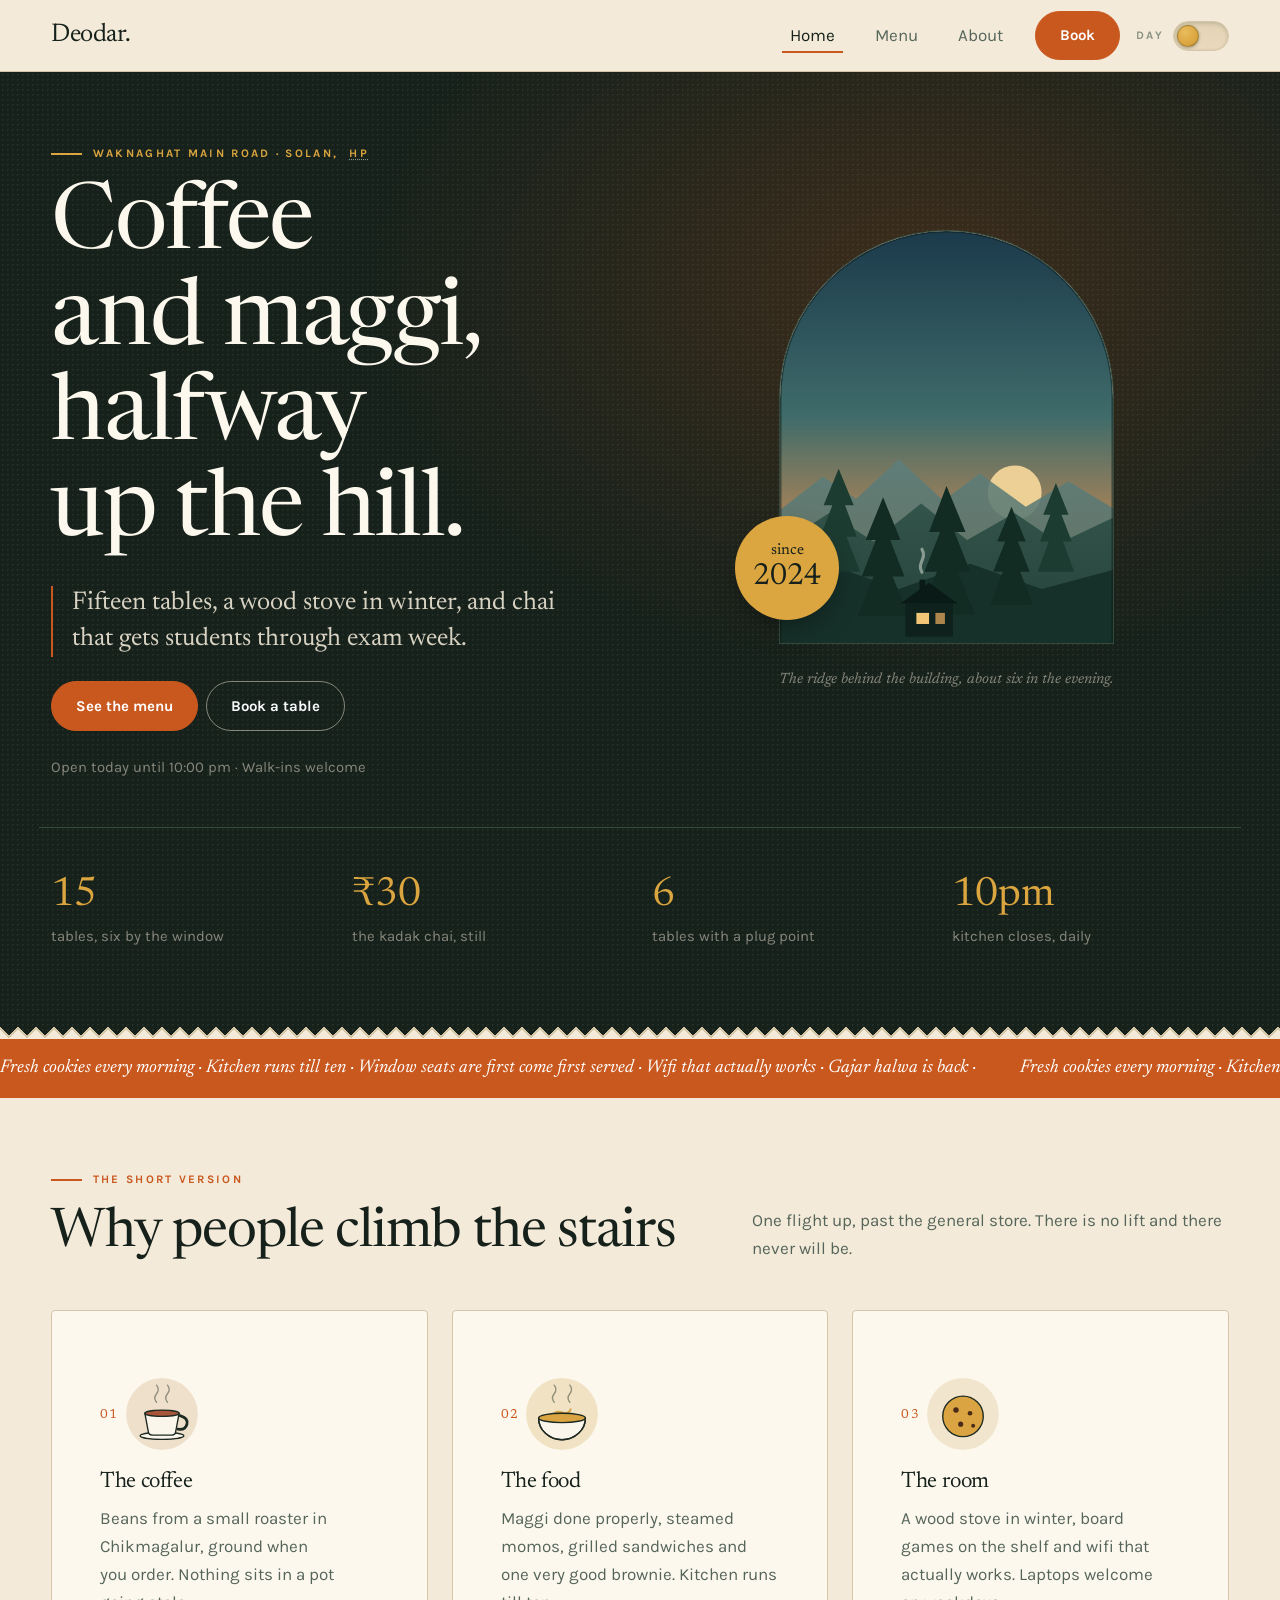
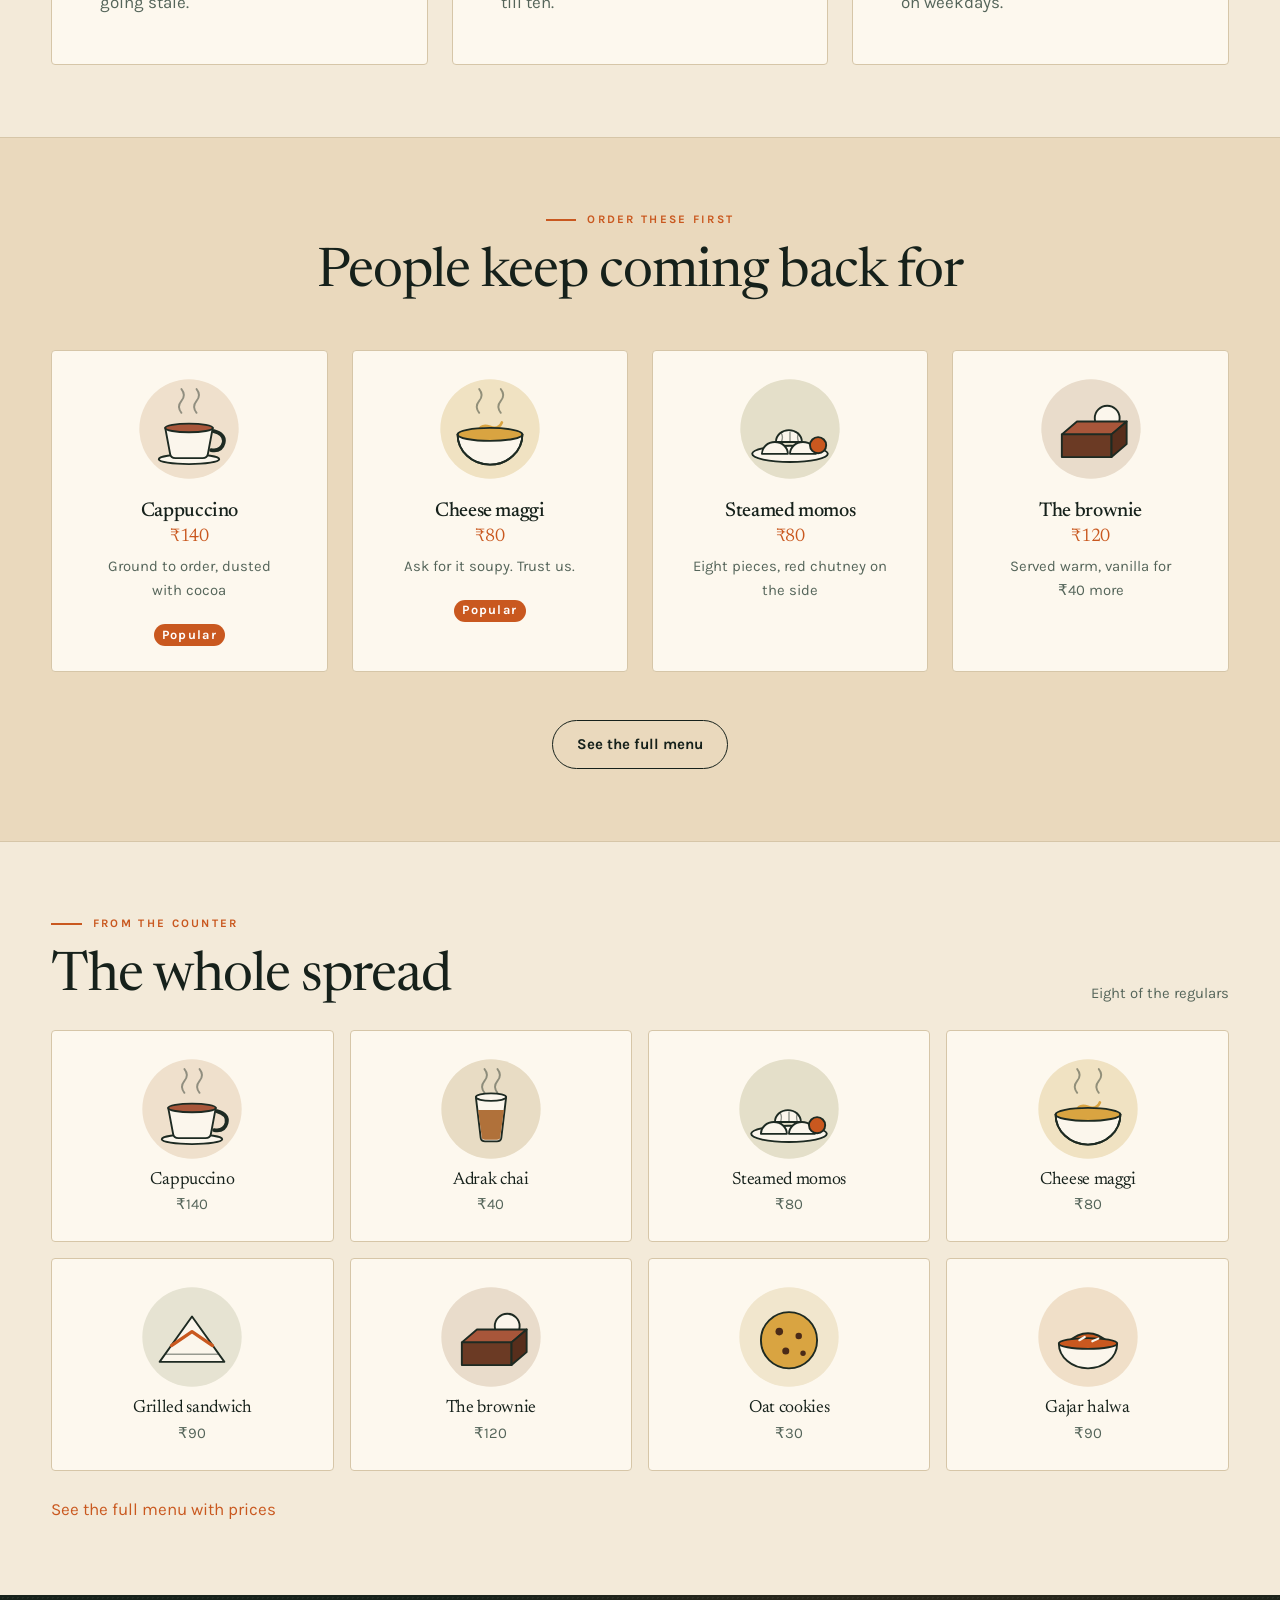
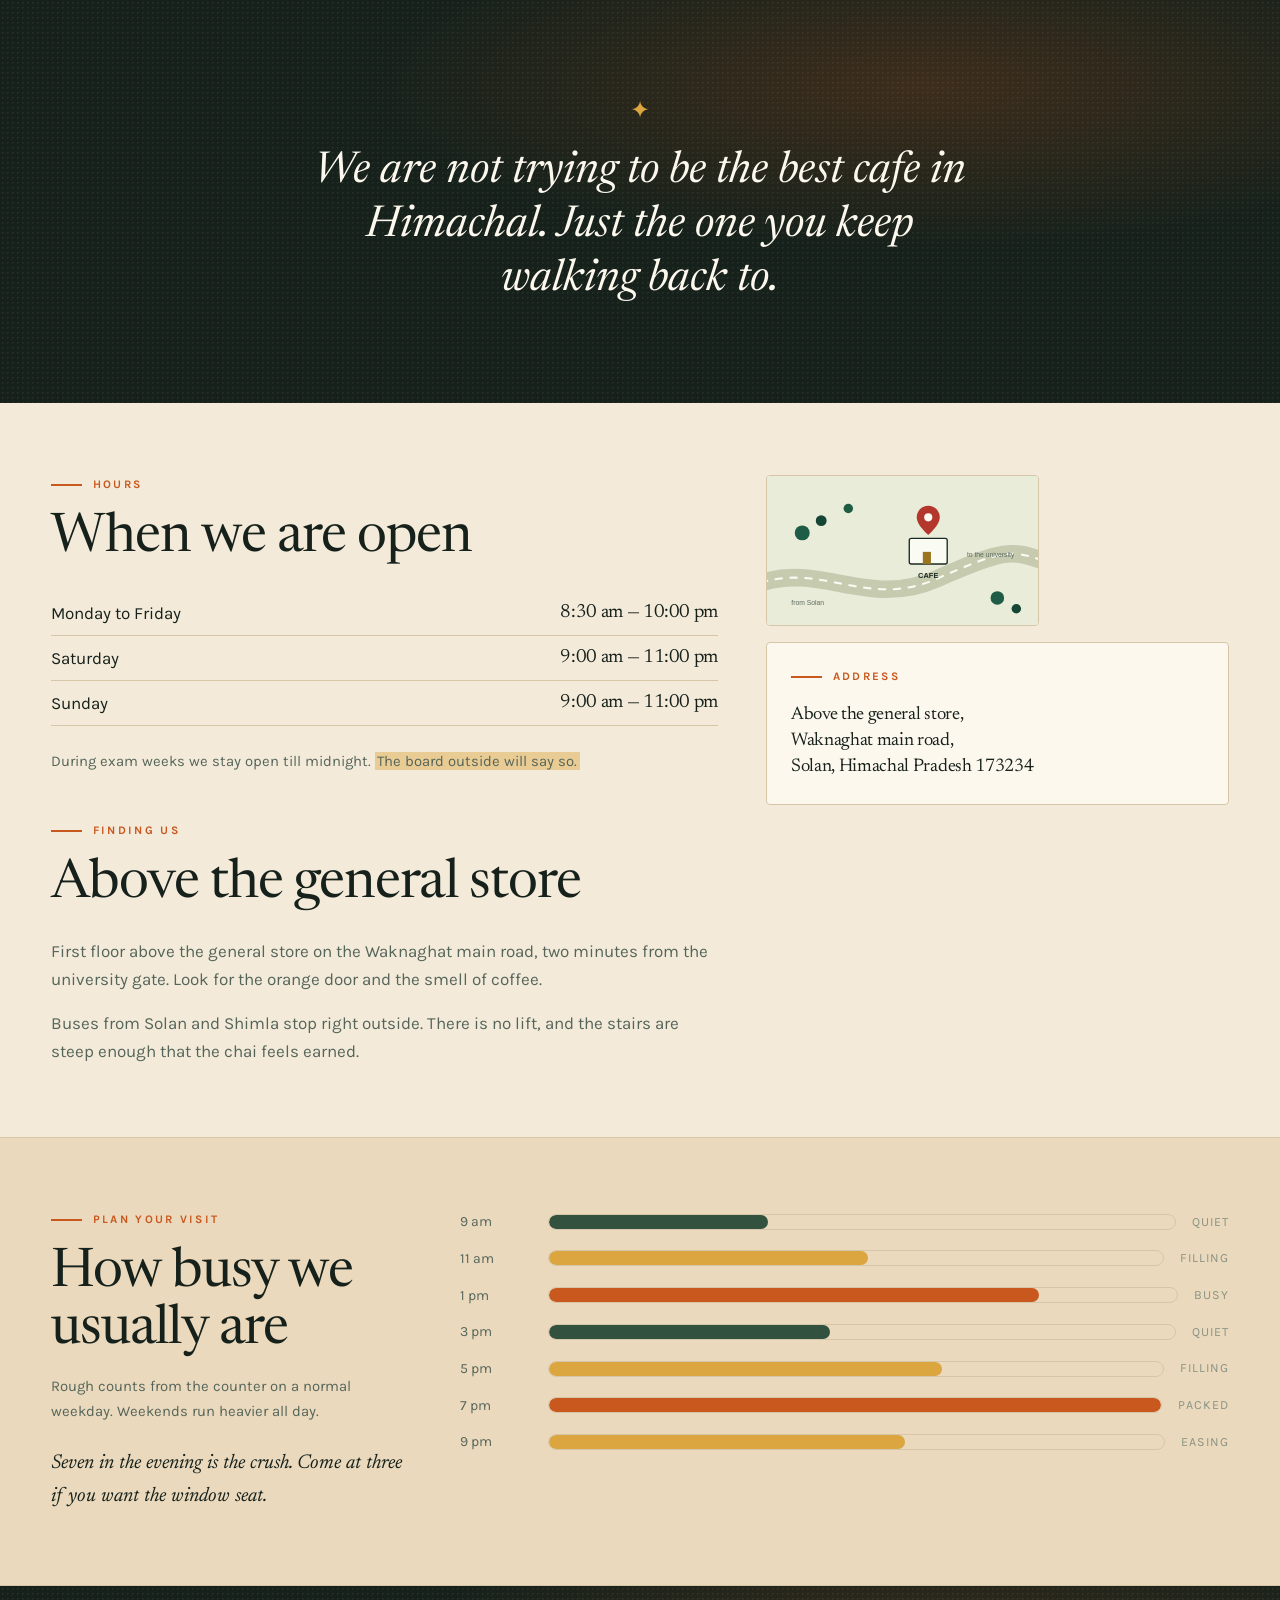
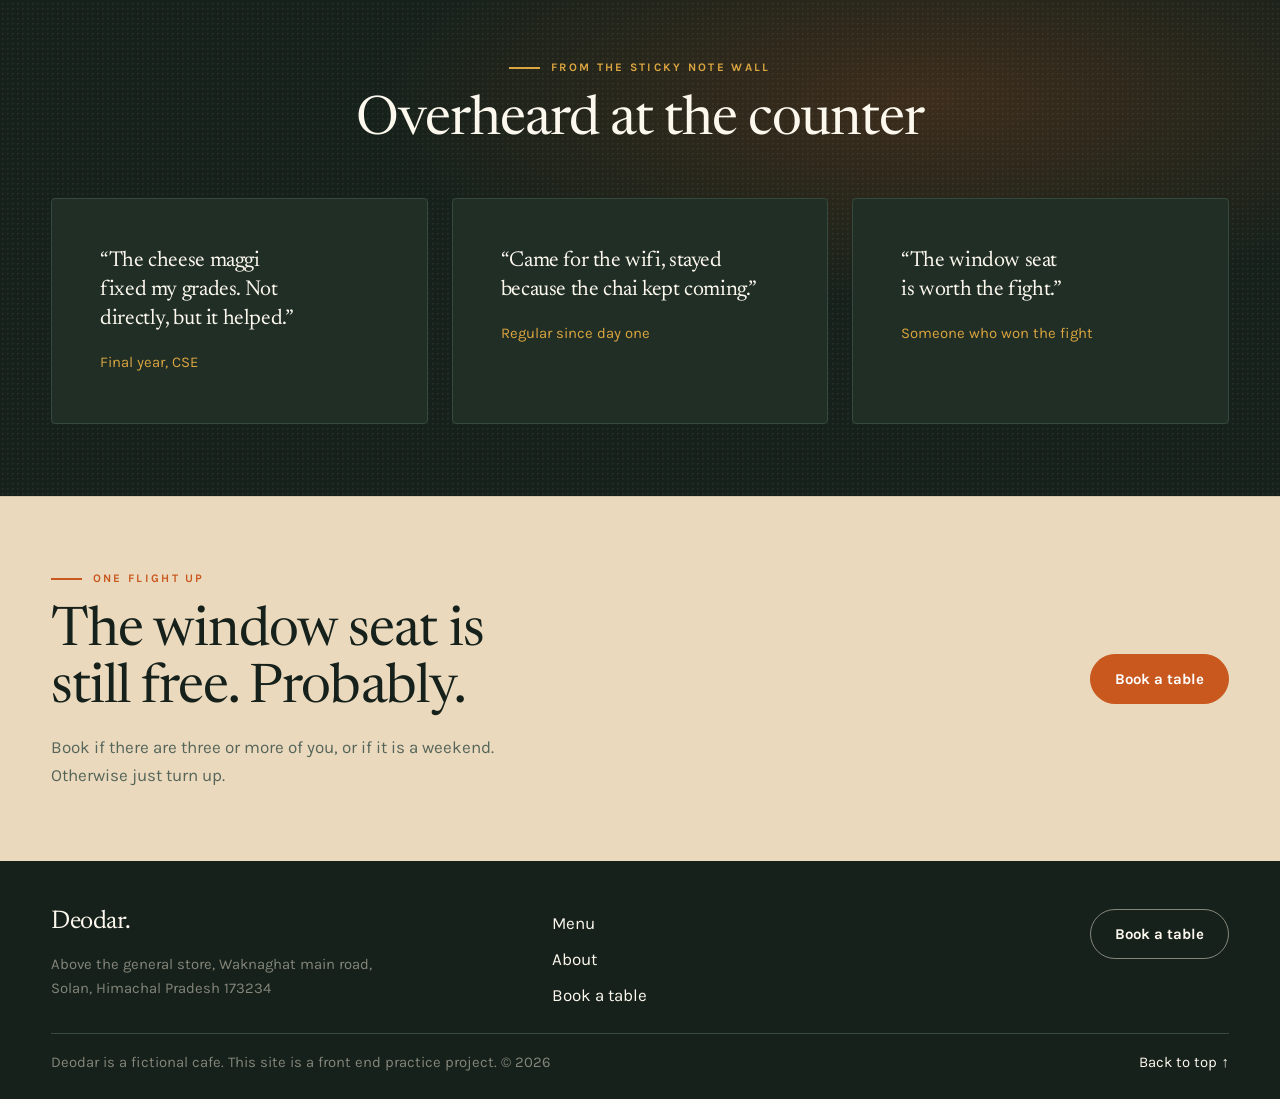
<file: index.html>
<!DOCTYPE html>
<html lang="en">
<head>
  <meta charset="UTF-8">
  <meta name="viewport" content="width=device-width, initial-scale=1.0">
  <meta name="theme-color" content="#f3ead9">
  <title>Deodar Cafe · Waknaghat</title>
  <meta name="description" content="Deodar Cafe, a small fictional cafe in Waknaghat, Solan. Coffee, chai, maggi and momos. Built with Bootstrap 5 CSS and no JavaScript.">

  <!-- Link preview card -->
  <meta property="og:type" content="website">
  <meta property="og:title" content="Deodar Cafe · Waknaghat">
  <meta property="og:description" content="A small fictional cafe in Waknaghat, Solan. Coffee, chai, maggi and momos.">
  <meta property="og:image" content="https://saumilcodes.github.io/deodar-cafe/images/card.png">
  <meta property="og:image:width" content="1200">
  <meta property="og:image:height" content="630">
  <meta property="og:image:alt" content="Deodar trees and Himalayan ridges at dusk, beside the name Deodar Cafe.">
  <meta property="og:url" content="https://saumilcodes.github.io/deodar-cafe/">
  <meta name="twitter:card" content="summary_large_image">
  <link rel="icon" type="image/svg+xml" href="images/favicon.svg">
  <link rel="preconnect" href="https://fonts.googleapis.com">
  <link rel="preconnect" href="https://fonts.gstatic.com" crossorigin>
  <link href="https://fonts.googleapis.com/css2?family=Karla:wght@400;600;700&family=Newsreader:ital,opsz,wght@0,6..72,300;0,6..72,400;0,6..72,500;1,6..72,400&display=swap" rel="stylesheet">
  <link href="https://cdn.jsdelivr.net/npm/bootstrap@5.3.3/dist/css/bootstrap.min.css" rel="stylesheet">
  <link rel="stylesheet" href="theme.css">
</head>
<body id="top">

<!-- Theme anchors. A link to #dusk targets the second one, which flips every
     token in theme.css. #day un-targets it. No JavaScript involved. -->
<i class="theme-anchor" id="day"></i>
<i class="theme-anchor" id="dusk"></i>

<div class="page">

<a class="skip" href="#main">Skip to content</a>

<nav class="navbar navbar-expand site-nav sticky-top" aria-label="Primary">
  <div class="container-xxl">
    <a class="navbar-brand brand t-light-inline" href="index.html">Deodar.</a>
    <a class="navbar-brand brand t-dark-inline" href="index.html#dusk">Deodar.</a>

    <ul class="navbar-nav flex-row align-items-center gap-3 gap-md-4 ms-auto t-light-flex">
      <li class="nav-item"><a class="nav-link active" aria-current="page" href="index.html">Home</a></li>
      <li class="nav-item"><a class="nav-link" href="menu.html">Menu</a></li>
      <li class="nav-item"><a class="nav-link" href="about.html">About</a></li>
      <li class="nav-item"><a class="btn btn-primary btn-sm" href="book.html">Book</a></li>
    </ul>

    <ul class="navbar-nav flex-row align-items-center gap-3 gap-md-4 ms-auto t-dark-flex">
      <li class="nav-item"><a class="nav-link active" aria-current="page" href="index.html#dusk">Home</a></li>
      <li class="nav-item"><a class="nav-link" href="menu.html#dusk">Menu</a></li>
      <li class="nav-item"><a class="nav-link" href="about.html#dusk">About</a></li>
      <li class="nav-item"><a class="btn btn-primary btn-sm" href="book.html#dusk">Book</a></li>
    </ul>
      <span class="mode-switch ms-3" title="Day / dusk theme">
        <span class="mode-label t-light-inline">Day</span>
        <span class="mode-label t-dark-inline">Dusk</span>
        <span class="switch-track" aria-hidden="true"><span class="switch-knob"></span></span>
        <a class="switch-hit t-light-inline" href="#dusk" aria-label="Switch to the dusk theme"></a>
        <a class="switch-hit t-dark-inline" href="#day" aria-label="Switch to the day theme"></a>
      </span>
  </div>
</nav>

<main id="main">

  <!-- Hero ---------------------------------------------------------------- -->
  <section class="bg-dark-pine pt-5 pb-0">
    <div class="container-xxl py-lg-4">
      <div class="row align-items-center g-5">
        <div class="col-lg-6">
          <p class="eyebrow">Waknaghat main road · Solan, <abbr title="Himachal Pradesh">HP</abbr></p>
          <h1 class="mb-4">Coffee and maggi, halfway up the hill.</h1>
          <p class="lede text-light-soft mb-4">Fifteen tables, a wood stove in winter, and chai that gets students through exam week.</p>
          <div class="d-flex flex-wrap gap-2 mb-4">
            <a class="btn btn-primary t-light-inline" href="menu.html">See the menu</a>
            <a class="btn btn-primary t-dark-inline" href="menu.html#dusk">See the menu</a>
            <a class="btn btn-outline-light t-light-inline" href="book.html">Book a table</a>
            <a class="btn btn-outline-light t-dark-inline" href="book.html#dusk">Book a table</a>
          </div>
          <p class="small text-light-faint mb-0">Open today until <time datetime="22:00">10:00 pm</time> · Walk-ins welcome</p>
        </div>

        <div class="col-lg-6">
          <figure class="text-center mb-0">
            <span class="position-relative d-inline-block">
              <img class="arch-img drift" src="images/ridge.svg" alt="Deodar trees and Himalayan ridges at dusk, with the lit window of the cafe" width="121" height="150">
              <span class="seal position-absolute d-none d-sm-grid" style="bottom:1.5rem;left:-2.75rem" aria-hidden="true">
                <span>since</span><b>2024</b>
              </span>
            </span>
            <figcaption class="mt-4 mb-0 serif-italic small text-light-faint">The ridge behind the building, about six in the evening.</figcaption>
          </figure>
        </div>
      </div>

      <div class="row row-cols-2 row-cols-lg-4 g-4 border-top mt-5 pt-4" style="border-color:var(--line-deep) !important">
        <div class="col"><span class="numeral d-block mb-1" style="font-size:clamp(1.9rem,1.4rem + 1.4vw,2.6rem)">15</span><span class="small text-light-faint">tables, six by the window</span></div>
        <div class="col"><span class="numeral d-block mb-1" style="font-size:clamp(1.9rem,1.4rem + 1.4vw,2.6rem)">₹30</span><span class="small text-light-faint">the kadak chai, still</span></div>
        <div class="col"><span class="numeral d-block mb-1" style="font-size:clamp(1.9rem,1.4rem + 1.4vw,2.6rem)">6</span><span class="small text-light-faint">tables with a plug point</span></div>
        <div class="col"><span class="numeral d-block mb-1" style="font-size:clamp(1.9rem,1.4rem + 1.4vw,2.6rem)">10pm</span><span class="small text-light-faint">kitchen closes, daily</span></div>
      </div>
      <div class="pt-5"></div>
    </div>
    <div class="ridge-edge"></div>
  </section>

  <!-- Ticker -------------------------------------------------------------- -->
  <div class="ticker" aria-hidden="true">
    <div class="ticker__track">
      <p>Fresh cookies every morning · Kitchen runs till ten · Window seats are first come first served · Wifi that actually works · Gajar halwa is back ·&nbsp;</p>
      <p>Fresh cookies every morning · Kitchen runs till ten · Window seats are first come first served · Wifi that actually works · Gajar halwa is back ·&nbsp;</p>
      <p>Fresh cookies every morning · Kitchen runs till ten · Window seats are first come first served · Wifi that actually works · Gajar halwa is back ·&nbsp;</p>
      <p>Fresh cookies every morning · Kitchen runs till ten · Window seats are first come first served · Wifi that actually works · Gajar halwa is back ·&nbsp;</p>
    </div>
  </div>

  <!-- Three reasons ------------------------------------------------------- -->
  <section class="py-5">
    <div class="container-xxl py-lg-4">
      <div class="row align-items-end g-4 mb-5">
        <div class="col-lg-7">
          <p class="eyebrow">The short version</p>
          <h2 class="mb-0">Why people climb the stairs</h2>
        </div>
        <div class="col-lg-5">
          <p class="text-soft mb-0">One flight up, past the general store. There is no lift and there never will be.</p>
        </div>
      </div>

      <div class="row row-cols-1 row-cols-md-3 g-4">
        <div class="col"><div class="card card-lift h-100"><div class="card-body p-4 p-xl-5">
          <span class="counter-index">01</span>
          <img class="illo-md my-3" src="images/coffee-cup.svg" alt="" width="200" height="200">
          <h3 class="mb-2">The coffee</h3>
          <p class="text-soft mb-0">Beans from a small roaster in Chikmagalur, ground when you order. Nothing sits in a pot going stale.</p>
        </div></div></div>
        <div class="col"><div class="card card-lift h-100"><div class="card-body p-4 p-xl-5">
          <span class="counter-index">02</span>
          <img class="illo-md my-3" src="images/maggi-bowl.svg" alt="" width="200" height="200">
          <h3 class="mb-2">The food</h3>
          <p class="text-soft mb-0">Maggi done properly, steamed momos, grilled sandwiches and one very good brownie. Kitchen runs till ten.</p>
        </div></div></div>
        <div class="col"><div class="card card-lift h-100"><div class="card-body p-4 p-xl-5">
          <span class="counter-index">03</span>
          <img class="illo-md my-3" src="images/cookie.svg" alt="" width="200" height="200">
          <h3 class="mb-2">The room</h3>
          <p class="text-soft mb-0">A wood stove in winter, board games on the shelf and wifi that actually works. Laptops welcome on weekdays.</p>
        </div></div></div>
      </div>
    </div>
  </section>

  <!-- Signature dishes ---------------------------------------------------- -->
  <section class="py-5 bg-warm border-top border-bottom">
    <div class="container-xxl py-lg-4">
      <p class="eyebrow eyebrow-center">Order these first</p>
      <h2 class="text-center mb-5">People keep coming back for</h2>

      <div class="row row-cols-2 row-cols-lg-4 g-4">
        <div class="col"><div class="card card-lift h-100 text-center"><div class="card-body p-4">
          <img class="illo-lg mx-auto mb-3" src="images/coffee-cup.svg" alt="Drawing of a cappuccino" width="200" height="200">
          <h3 class="h5 mb-1">Cappuccino</h3>
          <p class="serif mb-2" style="color:var(--orange);font-size:1.15rem">₹140</p>
          <p class="small text-soft mb-3">Ground to order, dusted with cocoa</p>
          <span class="badge badge-pop">Popular</span>
        </div></div></div>
        <div class="col"><div class="card card-lift h-100 text-center"><div class="card-body p-4">
          <img class="illo-lg mx-auto mb-3" src="images/maggi-bowl.svg" alt="Drawing of a bowl of maggi" width="200" height="200">
          <h3 class="h5 mb-1">Cheese maggi</h3>
          <p class="serif mb-2" style="color:var(--orange);font-size:1.15rem">₹80</p>
          <p class="small text-soft mb-3">Ask for it soupy. Trust us.</p>
          <span class="badge badge-pop">Popular</span>
        </div></div></div>
        <div class="col"><div class="card card-lift h-100 text-center"><div class="card-body p-4">
          <img class="illo-lg mx-auto mb-3" src="images/momos.svg" alt="Drawing of steamed momos" width="200" height="200">
          <h3 class="h5 mb-1">Steamed momos</h3>
          <p class="serif mb-2" style="color:var(--orange);font-size:1.15rem">₹80</p>
          <p class="small text-soft mb-0">Eight pieces, red chutney on the side</p>
        </div></div></div>
        <div class="col"><div class="card card-lift h-100 text-center"><div class="card-body p-4">
          <img class="illo-lg mx-auto mb-3" src="images/brownie.svg" alt="Drawing of a brownie" width="200" height="200">
          <h3 class="h5 mb-1">The brownie</h3>
          <p class="serif mb-2" style="color:var(--orange);font-size:1.15rem">₹120</p>
          <p class="small text-soft mb-0">Served warm, vanilla for ₹40 more</p>
        </div></div></div>
      </div>

      <p class="text-center mt-5 mb-0">
        <a class="btn btn-outline-dark t-light-inline" href="menu.html">See the full menu</a>
        <a class="btn btn-outline-dark t-dark-inline" href="menu.html#dusk">See the full menu</a>
      </p>
    </div>
  </section>

  <!-- Scroll rail --------------------------------------------------------- -->
  <section class="py-5">
    <div class="container-xxl py-lg-4">
      <div class="row align-items-end g-3 mb-4">
        <div class="col-md-8">
          <p class="eyebrow">From the counter</p>
          <h2 class="mb-0">The whole spread</h2>
        </div>
        <div class="col-md-4 text-md-end"><p class="small text-soft mb-0 d-md-none">Swipe sideways →</p><p class="small text-soft mb-0 d-none d-md-block">Eight of the regulars</p></div>
      </div>

      <div class="rail">
        <figure class="card card-lift text-center mb-0"><div class="card-body p-4"><img class="illo-lg mx-auto mb-2" src="images/coffee-cup.svg" alt="Drawing of a cappuccino" width="200" height="200"><figcaption class="serif" style="font-size:1.1rem">Cappuccino</figcaption><span class="small text-soft">₹140</span></div></figure>
        <figure class="card card-lift text-center mb-0"><div class="card-body p-4"><img class="illo-lg mx-auto mb-2" src="images/chai-glass.svg" alt="Drawing of a glass of chai" width="200" height="200"><figcaption class="serif" style="font-size:1.1rem">Adrak chai</figcaption><span class="small text-soft">₹40</span></div></figure>
        <figure class="card card-lift text-center mb-0"><div class="card-body p-4"><img class="illo-lg mx-auto mb-2" src="images/momos.svg" alt="Drawing of steamed momos" width="200" height="200"><figcaption class="serif" style="font-size:1.1rem">Steamed momos</figcaption><span class="small text-soft">₹80</span></div></figure>
        <figure class="card card-lift text-center mb-0"><div class="card-body p-4"><img class="illo-lg mx-auto mb-2" src="images/maggi-bowl.svg" alt="Drawing of a bowl of maggi" width="200" height="200"><figcaption class="serif" style="font-size:1.1rem">Cheese maggi</figcaption><span class="small text-soft">₹80</span></div></figure>
        <figure class="card card-lift text-center mb-0"><div class="card-body p-4"><img class="illo-lg mx-auto mb-2" src="images/sandwich.svg" alt="Drawing of a grilled sandwich" width="200" height="200"><figcaption class="serif" style="font-size:1.1rem">Grilled sandwich</figcaption><span class="small text-soft">₹90</span></div></figure>
        <figure class="card card-lift text-center mb-0"><div class="card-body p-4"><img class="illo-lg mx-auto mb-2" src="images/brownie.svg" alt="Drawing of a brownie" width="200" height="200"><figcaption class="serif" style="font-size:1.1rem">The brownie</figcaption><span class="small text-soft">₹120</span></div></figure>
        <figure class="card card-lift text-center mb-0"><div class="card-body p-4"><img class="illo-lg mx-auto mb-2" src="images/cookie.svg" alt="Drawing of an oat cookie" width="200" height="200"><figcaption class="serif" style="font-size:1.1rem">Oat cookies</figcaption><span class="small text-soft">₹30</span></div></figure>
        <figure class="card card-lift text-center mb-0"><div class="card-body p-4"><img class="illo-lg mx-auto mb-2" src="images/halwa.svg" alt="Drawing of a bowl of gajar halwa" width="200" height="200"><figcaption class="serif" style="font-size:1.1rem">Gajar halwa</figcaption><span class="small text-soft">₹90</span></div></figure>
      </div>

      <p class="mt-4 mb-0">
        <a class="link-slide t-light-inline" href="menu.html">See the full menu with prices</a>
        <a class="link-slide t-dark-inline" href="menu.html#dusk">See the full menu with prices</a>
      </p>
    </div>
  </section>

  <!-- Creed --------------------------------------------------------------- -->
  <section class="bg-dark-pine py-5">
    <div class="container text-center py-lg-5" style="max-width:48rem">
      <p class="text-mustard fs-4 mb-3">✦</p>
      <p class="serif-italic mb-0" style="font-size:clamp(1.6rem,1rem + 2.4vw,2.75rem);line-height:1.22;color:#fdf8ee">We are not trying to be the best cafe in Himachal. Just the one you keep walking back to.</p>
    </div>
  </section>

  <!-- Hours + finding us -------------------------------------------------- -->
  <section class="py-5">
    <div class="container-xxl py-lg-4">
      <div class="row g-5">
        <div class="col-lg-7">
          <p class="eyebrow">Hours</p>
          <h2 class="mb-4">When we are open</h2>
          <table class="table align-middle mb-4">
            <caption class="visually-hidden">Opening hours by day</caption>
            <tbody>
              <tr><th scope="row" class="fw-normal ps-0">Monday to Friday</th><td class="text-end serif pe-0" style="font-size:1.2rem"><time datetime="08:30">8:30 am</time> — <time datetime="22:00">10:00 pm</time></td></tr>
              <tr><th scope="row" class="fw-normal ps-0">Saturday</th><td class="text-end serif pe-0" style="font-size:1.2rem"><time datetime="09:00">9:00 am</time> — <time datetime="23:00">11:00 pm</time></td></tr>
              <tr><th scope="row" class="fw-normal ps-0">Sunday</th><td class="text-end serif pe-0" style="font-size:1.2rem"><time datetime="09:00">9:00 am</time> — <time datetime="23:00">11:00 pm</time></td></tr>
            </tbody>
          </table>
          <p class="small text-soft mb-5">During exam weeks we stay open till midnight. <mark>The board outside will say so.</mark></p>

          <p class="eyebrow">Finding us</p>
          <h2 class="mb-4">Above the general store</h2>
          <p class="text-soft">First floor above the general store on the Waknaghat main road, two minutes from the university gate. Look for the orange door and the smell of coffee.</p>
          <p class="text-soft mb-0">Buses from Solan and Shimla stop right outside. There is no lift, and the stairs are steep enough that the chai feels earned.</p>
        </div>

        <div class="col-lg-5">
          <div class="sticky-media">
            <img class="img-fluid rounded border mb-3" src="images/find-us.svg" alt="Map showing the cafe on the main road, with a pin above the general store" width="273" height="150">
            <div class="card"><div class="card-body p-4">
              <p class="eyebrow mb-3">Address</p>
              <address class="serif mb-0" style="font-size:1.15rem;font-style:normal;line-height:1.4">Above the general store,<br>Waknaghat main road,<br>Solan, Himachal Pradesh 173234</address>
            </div></div>
          </div>
        </div>
      </div>
    </div>
  </section>

  <!-- Busy chart, using the native <meter> element ------------------------ -->
  <section class="py-5 bg-warm border-top border-bottom">
    <div class="container-xxl py-lg-4">
      <div class="row g-5">
        <div class="col-lg-4">
          <p class="eyebrow">Plan your visit</p>
          <h2 class="mb-3">How busy we usually are</h2>
          <p class="small text-soft mb-4">Rough counts from the counter on a normal weekday. Weekends run heavier all day.</p>
          <p class="serif-italic mb-0" style="font-size:1.25rem">Seven in the evening is the crush. Come at three if you want the window seat.</p>
        </div>
        <div class="col-lg-8">
          <div class="busy">
            <div class="busy-row"><span><time datetime="09:00">9 am</time></span><meter min="0" max="100" low="50" high="75" optimum="20" value="35" aria-label="Nine in the morning, 35 percent full"></meter><span class="busy-word">Quiet</span></div>
            <div class="busy-row"><span><time datetime="11:00">11 am</time></span><meter min="0" max="100" low="50" high="75" optimum="20" value="52" aria-label="Eleven in the morning, 52 percent full"></meter><span class="busy-word">Filling</span></div>
            <div class="busy-row"><span><time datetime="13:00">1 pm</time></span><meter min="0" max="100" low="50" high="75" optimum="20" value="78" aria-label="One in the afternoon, 78 percent full"></meter><span class="busy-word">Busy</span></div>
            <div class="busy-row"><span><time datetime="15:00">3 pm</time></span><meter min="0" max="100" low="50" high="75" optimum="20" value="45" aria-label="Three in the afternoon, 45 percent full"></meter><span class="busy-word">Quiet</span></div>
            <div class="busy-row"><span><time datetime="17:00">5 pm</time></span><meter min="0" max="100" low="50" high="75" optimum="20" value="64" aria-label="Five in the evening, 64 percent full"></meter><span class="busy-word">Filling</span></div>
            <div class="busy-row"><span><time datetime="19:00">7 pm</time></span><meter min="0" max="100" low="50" high="75" optimum="20" value="100" aria-label="Seven in the evening, completely full"></meter><span class="busy-word">Packed</span></div>
            <div class="busy-row"><span><time datetime="21:00">9 pm</time></span><meter min="0" max="100" low="50" high="75" optimum="20" value="58" aria-label="Nine in the evening, 58 percent full"></meter><span class="busy-word">Easing</span></div>
          </div>
        </div>
      </div>
    </div>
  </section>

  <!-- Reviews ------------------------------------------------------------- -->
  <section class="bg-dark-pine py-5">
    <div class="container-xxl py-lg-4">
      <p class="eyebrow eyebrow-center">From the sticky note wall</p>
      <h2 class="text-center mb-5">Overheard at the counter</h2>
      <div class="row row-cols-1 row-cols-lg-3 g-4">
        <div class="col"><figure class="card card-dark h-100 mb-0"><div class="card-body p-4 p-xl-5">
          <p class="serif mb-3" style="font-size:1.35rem;line-height:1.35">“The cheese maggi fixed my grades. Not directly, but it helped.”</p>
          <figcaption class="small text-mustard">Final year, CSE</figcaption>
        </div></figure></div>
        <div class="col"><figure class="card card-dark h-100 mb-0"><div class="card-body p-4 p-xl-5">
          <p class="serif mb-3" style="font-size:1.35rem;line-height:1.35">“Came for the wifi, stayed because the chai kept coming.”</p>
          <figcaption class="small text-mustard">Regular since day one</figcaption>
        </div></figure></div>
        <div class="col"><figure class="card card-dark h-100 mb-0"><div class="card-body p-4 p-xl-5">
          <p class="serif mb-3" style="font-size:1.35rem;line-height:1.35">“The window seat is worth the fight.”</p>
          <figcaption class="small text-mustard">Someone who won the fight</figcaption>
        </div></figure></div>
      </div>
    </div>
  </section>

  <!-- Closing CTA --------------------------------------------------------- -->
  <section class="py-5 bg-warm border-top">
    <div class="container-xxl py-lg-4">
      <div class="row align-items-center g-4">
        <div class="col-lg-8">
          <p class="eyebrow">One flight up</p>
          <h2 class="mb-3">The window seat is still free. Probably.</h2>
          <p class="text-soft mb-0" style="max-width:46ch">Book if there are three or more of you, or if it is a weekend. Otherwise just turn up.</p>
        </div>
        <div class="col-lg-4 text-lg-end">
          <a class="btn btn-primary btn-lg t-light-inline" href="book.html">Book a table</a>
          <a class="btn btn-primary btn-lg t-dark-inline" href="book.html#dusk">Book a table</a>
        </div>
      </div>
    </div>
  </section>

</main>

<footer class="site-footer pt-5 pb-4">
  <div class="container-xxl">
    <div class="row g-4 pb-4">
      <div class="col-lg-5">
        <span class="brand d-block" style="font-size:1.6rem">Deodar.</span>
        <address class="mt-3 mb-0 small text-light-faint" style="font-style:normal">Above the general store, Waknaghat main road,<br>Solan, Himachal Pradesh 173234</address>
      </div>
      <div class="col-6 col-lg-4">
        <ul class="list-unstyled d-grid gap-2 mb-0 t-light-grid">
          <li><a href="menu.html">Menu</a></li>
          <li><a href="about.html">About</a></li>
          <li><a href="book.html">Book a table</a></li>
        </ul>
        <ul class="list-unstyled d-grid gap-2 mb-0 t-dark-grid">
          <li><a href="menu.html#dusk">Menu</a></li>
          <li><a href="about.html#dusk">About</a></li>
          <li><a href="book.html#dusk">Book a table</a></li>
        </ul>
      </div>
      <div class="col-6 col-lg-3 text-lg-end">
        <a class="btn btn-outline-light t-light-inline" href="book.html">Book a table</a>
        <a class="btn btn-outline-light t-dark-inline" href="book.html#dusk">Book a table</a>
      </div>
    </div>
    <div class="d-flex flex-wrap justify-content-between gap-2 pt-3 border-top small text-light-faint" style="border-color:var(--line-deep) !important">
      <p class="mb-0">Deodar is a fictional cafe. This site is a front end practice project. © 2026</p>
      <p class="mb-0"><a href="#top">Back to top <span aria-hidden="true">↑</span></a></p>
    </div>
  </div>
</footer>

</div><!-- /.page -->
</body>
</html>
</file>
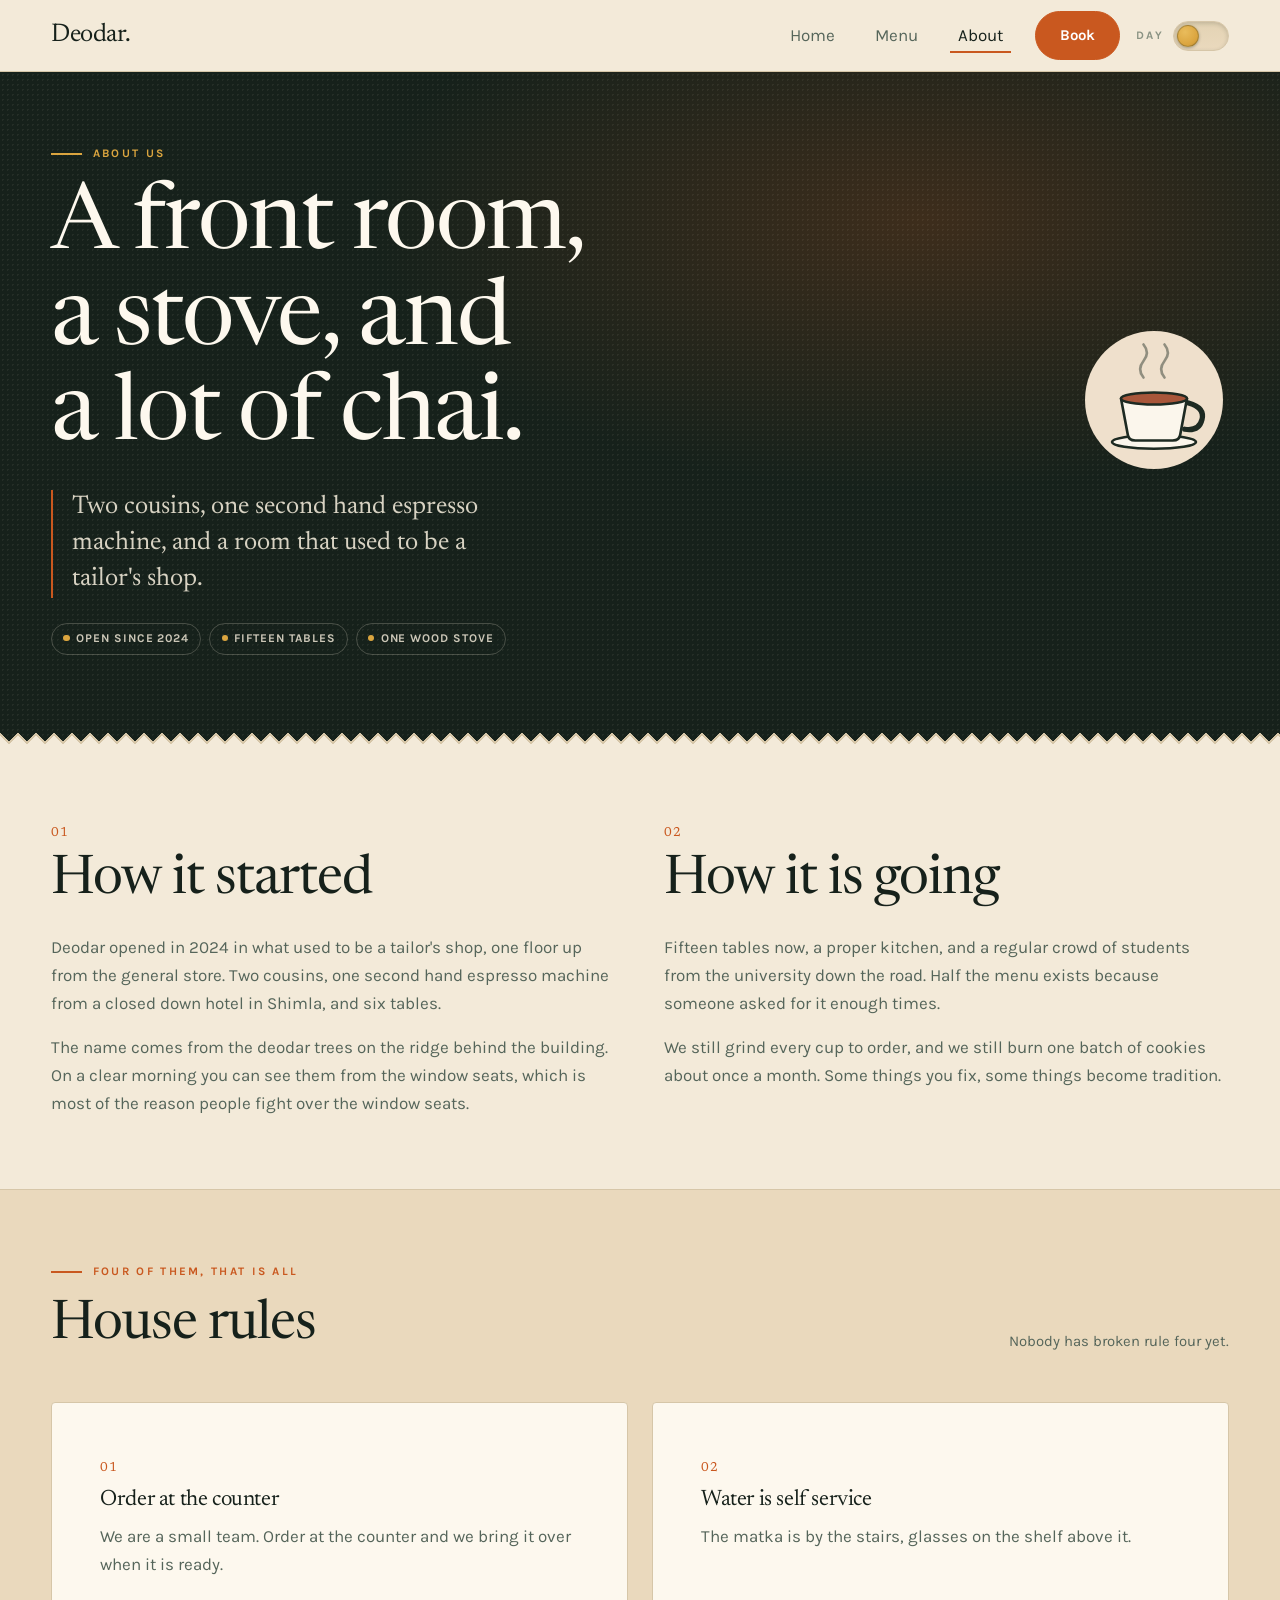
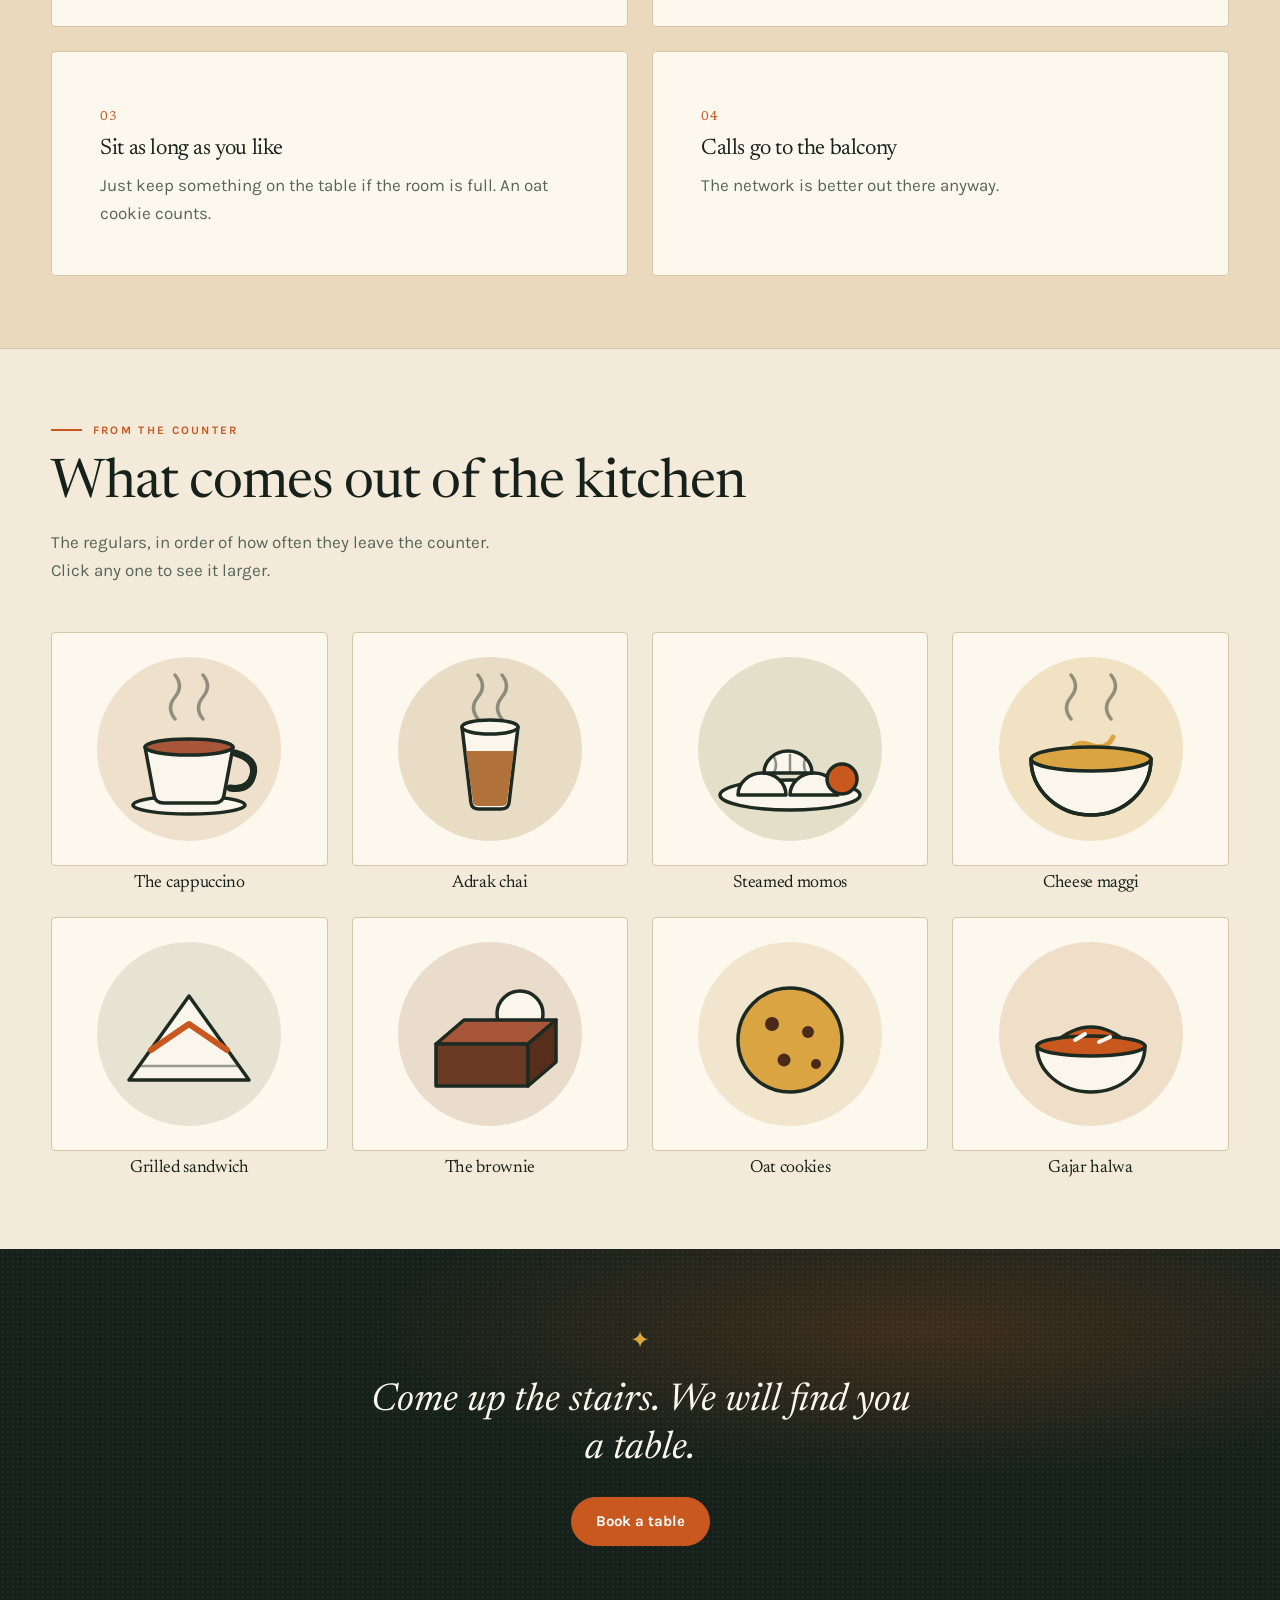
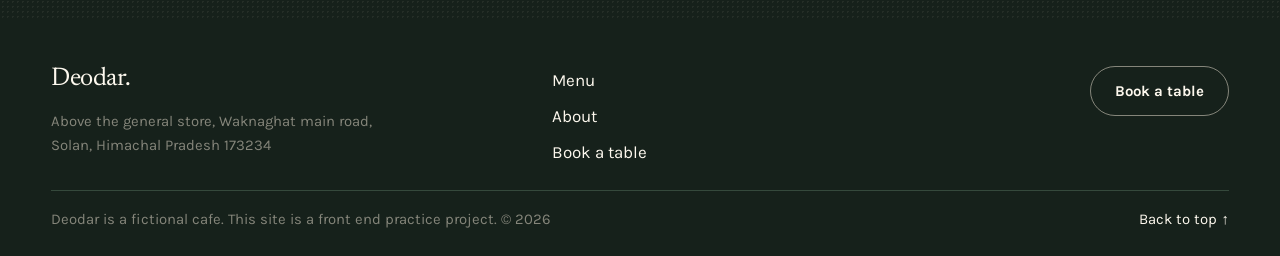
<file: about.html>
<!DOCTYPE html>
<html lang="en">
<head>
  <meta charset="UTF-8">
  <meta name="viewport" content="width=device-width, initial-scale=1.0">
  <meta name="theme-color" content="#f3ead9">
  <title>About · Deodar Cafe</title>
  <meta name="description" content="The story of Deodar Cafe, the house rules and what comes out of the kitchen.">
  <link rel="icon" type="image/svg+xml" href="images/favicon.svg">
  <link rel="preconnect" href="https://fonts.googleapis.com">
  <link rel="preconnect" href="https://fonts.gstatic.com" crossorigin>
  <link href="https://fonts.googleapis.com/css2?family=Karla:wght@400;600;700&family=Newsreader:ital,opsz,wght@0,6..72,300;0,6..72,400;0,6..72,500;1,6..72,400&display=swap" rel="stylesheet">
  <link href="https://cdn.jsdelivr.net/npm/bootstrap@5.3.3/dist/css/bootstrap.min.css" rel="stylesheet">
  <link rel="stylesheet" href="theme.css">
</head>
<body id="top">

<!-- Theme anchors. A link to #dusk targets the second one, which flips every
     token in theme.css. #day un-targets it. No JavaScript involved. -->
<i class="theme-anchor" id="day"></i>
<i class="theme-anchor" id="dusk"></i>

<div class="page">

<a class="skip" href="#main">Skip to content</a>

<nav class="navbar navbar-expand site-nav sticky-top" aria-label="Primary">
  <div class="container-xxl">
    <a class="navbar-brand brand t-light-inline" href="index.html">Deodar.</a>
    <a class="navbar-brand brand t-dark-inline" href="index.html#dusk">Deodar.</a>

    <ul class="navbar-nav flex-row align-items-center gap-3 gap-md-4 ms-auto t-light-flex">
      <li class="nav-item"><a class="nav-link" href="index.html">Home</a></li>
      <li class="nav-item"><a class="nav-link" href="menu.html">Menu</a></li>
      <li class="nav-item"><a class="nav-link active" aria-current="page" href="about.html">About</a></li>
      <li class="nav-item"><a class="btn btn-primary btn-sm" href="book.html">Book</a></li>
    </ul>

    <ul class="navbar-nav flex-row align-items-center gap-3 gap-md-4 ms-auto t-dark-flex">
      <li class="nav-item"><a class="nav-link" href="index.html#dusk">Home</a></li>
      <li class="nav-item"><a class="nav-link" href="menu.html#dusk">Menu</a></li>
      <li class="nav-item"><a class="nav-link active" aria-current="page" href="about.html#dusk">About</a></li>
      <li class="nav-item"><a class="btn btn-primary btn-sm" href="book.html#dusk">Book</a></li>
    </ul>
      <span class="mode-switch ms-3" title="Day / dusk theme">
        <span class="mode-label t-light-inline">Day</span>
        <span class="mode-label t-dark-inline">Dusk</span>
        <span class="switch-track" aria-hidden="true"><span class="switch-knob"></span></span>
        <a class="switch-hit t-light-inline" href="#dusk" aria-label="Switch to the dusk theme"></a>
        <a class="switch-hit t-dark-inline" href="#day" aria-label="Switch to the day theme"></a>
      </span>
  </div>
</nav>

<main id="main">

  <section class="bg-dark-pine pt-5 pb-0">
    <div class="container-xxl py-lg-4">
      <div class="row align-items-center g-4">
        <div class="col-lg-8">
          <p class="eyebrow">About us</p>
          <h1 class="mb-4">A front room, a stove, and a lot of chai.</h1>
          <p class="lede text-light-soft mb-0">Two cousins, one second hand espresso machine, and a room that used to be a tailor's shop.</p>
          <ul class="fact-row">
            <li class="fact">Open since 2024</li>
            <li class="fact">Fifteen tables</li>
            <li class="fact">One wood stove</li>
          </ul>
        </div>
        <div class="col-lg-4 text-lg-end d-none d-lg-block">
          <img class="ms-auto drift" src="images/coffee-cup.svg" alt="" width="200" height="200" style="width:150px;height:150px">
        </div>
      </div>
      <div class="pt-5"></div>
    </div>
    <div class="ridge-edge"></div>
  </section>

  <!-- Story --------------------------------------------------------------- -->
  <section class="py-5">
    <div class="container-xxl py-lg-4">
      <div class="row g-5">
        <div class="col-lg-6">
          <span class="counter-index">01</span>
          <h2 class="mt-2 mb-4">How it started</h2>
          <p class="text-soft">Deodar opened in 2024 in what used to be a tailor's shop, one floor up from the general store. Two cousins, one second hand espresso machine from a closed down hotel in Shimla, and six tables.</p>
          <p class="text-soft mb-0">The name comes from the deodar trees on the ridge behind the building. On a clear morning you can see them from the window seats, which is most of the reason people fight over the window seats.</p>
        </div>
        <div class="col-lg-6">
          <span class="counter-index">02</span>
          <h2 class="mt-2 mb-4">How it is going</h2>
          <p class="text-soft">Fifteen tables now, a proper kitchen, and a regular crowd of students from the university down the road. Half the menu exists because someone asked for it enough times.</p>
          <p class="text-soft mb-0">We still grind every cup to order, and we still burn one batch of cookies about once a month. Some things you fix, some things become tradition.</p>
        </div>
      </div>
    </div>
  </section>

  <!-- House rules --------------------------------------------------------- -->
  <section class="py-5 bg-warm border-top border-bottom">
    <div class="container-xxl py-lg-4">
      <div class="row align-items-end g-3 mb-5">
        <div class="col-md-8">
          <p class="eyebrow">Four of them, that is all</p>
          <h2 class="mb-0">House rules</h2>
        </div>
        <div class="col-md-4 text-md-end">
          <p class="small text-soft mb-0">Nobody has broken rule four yet.</p>
        </div>
      </div>
      <div class="row row-cols-1 row-cols-md-2 g-4">
        <div class="col"><div class="card card-lift h-100"><div class="card-body p-4 p-xl-5">
          <span class="counter-index">01</span>
          <h3 class="mt-2 mb-2">Order at the counter</h3>
          <p class="text-soft mb-0">We are a small team. Order at the counter and we bring it over when it is ready.</p>
        </div></div></div>
        <div class="col"><div class="card card-lift h-100"><div class="card-body p-4 p-xl-5">
          <span class="counter-index">02</span>
          <h3 class="mt-2 mb-2">Water is self service</h3>
          <p class="text-soft mb-0">The matka is by the stairs, glasses on the shelf above it.</p>
        </div></div></div>
        <div class="col"><div class="card card-lift h-100"><div class="card-body p-4 p-xl-5">
          <span class="counter-index">03</span>
          <h3 class="mt-2 mb-2">Sit as long as you like</h3>
          <p class="text-soft mb-0">Just keep something on the table if the room is full. An oat cookie counts.</p>
        </div></div></div>
        <div class="col"><div class="card card-lift h-100"><div class="card-body p-4 p-xl-5">
          <span class="counter-index">04</span>
          <h3 class="mt-2 mb-2">Calls go to the balcony</h3>
          <p class="text-soft mb-0">The network is better out there anyway.</p>
        </div></div></div>
      </div>
    </div>
  </section>

  <!-- Gallery ------------------------------------------------------------- -->
  <section class="py-5" id="gallery">
    <div class="container-xxl py-lg-4">
      <p class="eyebrow">From the counter</p>
      <h2 class="mb-3">What comes out of the kitchen</h2>
      <p class="text-soft mb-5" style="max-width:48ch">The regulars, in order of how often they leave the counter. Click any one to see it larger.</p>

      <div class="row row-cols-2 row-cols-md-4 g-4">
        <div class="col"><figure class="text-center mb-0">
          <a class="card card-lift d-block p-3" href="#shot-coffee"><img class="img-fluid" src="images/coffee-cup.svg" alt="Drawing of a steaming coffee cup" width="200" height="200"></a>
          <figcaption class="mt-2 serif" style="font-size:1.1rem">The cappuccino</figcaption>
        </figure></div>
        <div class="col"><figure class="text-center mb-0">
          <a class="card card-lift d-block p-3" href="#shot-chai"><img class="img-fluid" src="images/chai-glass.svg" alt="Drawing of a glass of chai" width="200" height="200"></a>
          <figcaption class="mt-2 serif" style="font-size:1.1rem">Adrak chai</figcaption>
        </figure></div>
        <div class="col"><figure class="text-center mb-0">
          <a class="card card-lift d-block p-3" href="#shot-momos"><img class="img-fluid" src="images/momos.svg" alt="Drawing of a plate of momos with chutney" width="200" height="200"></a>
          <figcaption class="mt-2 serif" style="font-size:1.1rem">Steamed momos</figcaption>
        </figure></div>
        <div class="col"><figure class="text-center mb-0">
          <a class="card card-lift d-block p-3" href="#shot-maggi"><img class="img-fluid" src="images/maggi-bowl.svg" alt="Drawing of a steaming bowl of maggi" width="200" height="200"></a>
          <figcaption class="mt-2 serif" style="font-size:1.1rem">Cheese maggi</figcaption>
        </figure></div>
        <div class="col"><figure class="text-center mb-0">
          <a class="card card-lift d-block p-3" href="#shot-sandwich"><img class="img-fluid" src="images/sandwich.svg" alt="Drawing of a grilled sandwich" width="200" height="200"></a>
          <figcaption class="mt-2 serif" style="font-size:1.1rem">Grilled sandwich</figcaption>
        </figure></div>
        <div class="col"><figure class="text-center mb-0">
          <a class="card card-lift d-block p-3" href="#shot-brownie"><img class="img-fluid" src="images/brownie.svg" alt="Drawing of a brownie with a scoop of ice cream" width="200" height="200"></a>
          <figcaption class="mt-2 serif" style="font-size:1.1rem">The brownie</figcaption>
        </figure></div>
        <div class="col"><figure class="text-center mb-0">
          <a class="card card-lift d-block p-3" href="#shot-cookie"><img class="img-fluid" src="images/cookie.svg" alt="Drawing of an oat cookie" width="200" height="200"></a>
          <figcaption class="mt-2 serif" style="font-size:1.1rem">Oat cookies</figcaption>
        </figure></div>
        <div class="col"><figure class="text-center mb-0">
          <a class="card card-lift d-block p-3" href="#shot-halwa"><img class="img-fluid" src="images/halwa.svg" alt="Drawing of a bowl of gajar halwa" width="200" height="200"></a>
          <figcaption class="mt-2 serif" style="font-size:1.1rem">Gajar halwa</figcaption>
        </figure></div>
      </div>
    </div>
  </section>

  <section class="bg-dark-pine py-5">
    <div class="container text-center py-lg-4" style="max-width:46rem">
      <p class="text-mustard fs-4 mb-3">✦</p>
      <p class="serif-italic mb-4" style="font-size:clamp(1.5rem,1rem + 2vw,2.4rem);line-height:1.25;color:#fdf8ee">Come up the stairs. We will find you a table.</p>
      <a class="btn btn-primary btn-lg t-light-inline" href="book.html">Book a table</a>
      <a class="btn btn-primary btn-lg t-dark-inline" href="book.html#dusk">Book a table</a>
    </div>
  </section>

</main>

<!-- Lightboxes: :target only, no JavaScript ------------------------------- -->
<div class="shot" id="shot-coffee"><a class="shot__scrim" href="#gallery" aria-label="Close"></a><figure class="shot__panel mb-0"><a class="shot__close" href="#gallery" aria-label="Close">×</a><img class="img-fluid" src="images/coffee-cup.svg" alt="Drawing of a steaming coffee cup" width="200" height="200"><figcaption class="serif mt-2" style="font-size:1.2rem">The cappuccino, ₹140</figcaption></figure></div>
<div class="shot" id="shot-chai"><a class="shot__scrim" href="#gallery" aria-label="Close"></a><figure class="shot__panel mb-0"><a class="shot__close" href="#gallery" aria-label="Close">×</a><img class="img-fluid" src="images/chai-glass.svg" alt="Drawing of a glass of chai" width="200" height="200"><figcaption class="serif mt-2" style="font-size:1.2rem">Adrak chai, ₹40</figcaption></figure></div>
<div class="shot" id="shot-momos"><a class="shot__scrim" href="#gallery" aria-label="Close"></a><figure class="shot__panel mb-0"><a class="shot__close" href="#gallery" aria-label="Close">×</a><img class="img-fluid" src="images/momos.svg" alt="Drawing of a plate of momos with chutney" width="200" height="200"><figcaption class="serif mt-2" style="font-size:1.2rem">Steamed veg momos, ₹80</figcaption></figure></div>
<div class="shot" id="shot-maggi"><a class="shot__scrim" href="#gallery" aria-label="Close"></a><figure class="shot__panel mb-0"><a class="shot__close" href="#gallery" aria-label="Close">×</a><img class="img-fluid" src="images/maggi-bowl.svg" alt="Drawing of a steaming bowl of maggi" width="200" height="200"><figcaption class="serif mt-2" style="font-size:1.2rem">Cheese maggi, ₹80</figcaption></figure></div>
<div class="shot" id="shot-sandwich"><a class="shot__scrim" href="#gallery" aria-label="Close"></a><figure class="shot__panel mb-0"><a class="shot__close" href="#gallery" aria-label="Close">×</a><img class="img-fluid" src="images/sandwich.svg" alt="Drawing of a grilled sandwich" width="200" height="200"><figcaption class="serif mt-2" style="font-size:1.2rem">Grilled veg sandwich, ₹90</figcaption></figure></div>
<div class="shot" id="shot-brownie"><a class="shot__scrim" href="#gallery" aria-label="Close"></a><figure class="shot__panel mb-0"><a class="shot__close" href="#gallery" aria-label="Close">×</a><img class="img-fluid" src="images/brownie.svg" alt="Drawing of a brownie with a scoop of ice cream" width="200" height="200"><figcaption class="serif mt-2" style="font-size:1.2rem">Chocolate brownie, ₹120</figcaption></figure></div>
<div class="shot" id="shot-cookie"><a class="shot__scrim" href="#gallery" aria-label="Close"></a><figure class="shot__panel mb-0"><a class="shot__close" href="#gallery" aria-label="Close">×</a><img class="img-fluid" src="images/cookie.svg" alt="Drawing of an oat cookie" width="200" height="200"><figcaption class="serif mt-2" style="font-size:1.2rem">Oat cookies, ₹30</figcaption></figure></div>
<div class="shot" id="shot-halwa"><a class="shot__scrim" href="#gallery" aria-label="Close"></a><figure class="shot__panel mb-0"><a class="shot__close" href="#gallery" aria-label="Close">×</a><img class="img-fluid" src="images/halwa.svg" alt="Drawing of a bowl of gajar halwa" width="200" height="200"><figcaption class="serif mt-2" style="font-size:1.2rem">Gajar halwa, ₹90</figcaption></figure></div>

<footer class="site-footer pt-5 pb-4">
  <div class="container-xxl">
    <div class="row g-4 pb-4">
      <div class="col-lg-5">
        <span class="brand d-block" style="font-size:1.6rem">Deodar.</span>
        <address class="mt-3 mb-0 small text-light-faint" style="font-style:normal">Above the general store, Waknaghat main road,<br>Solan, Himachal Pradesh 173234</address>
      </div>
      <div class="col-6 col-lg-4">
        <ul class="list-unstyled d-grid gap-2 mb-0 t-light-grid">
          <li><a href="menu.html">Menu</a></li>
          <li><a href="about.html">About</a></li>
          <li><a href="book.html">Book a table</a></li>
        </ul>
        <ul class="list-unstyled d-grid gap-2 mb-0 t-dark-grid">
          <li><a href="menu.html#dusk">Menu</a></li>
          <li><a href="about.html#dusk">About</a></li>
          <li><a href="book.html#dusk">Book a table</a></li>
        </ul>
      </div>
      <div class="col-6 col-lg-3 text-lg-end">
        <a class="btn btn-outline-light t-light-inline" href="book.html">Book a table</a>
        <a class="btn btn-outline-light t-dark-inline" href="book.html#dusk">Book a table</a>
      </div>
    </div>
    <div class="d-flex flex-wrap justify-content-between gap-2 pt-3 border-top small text-light-faint" style="border-color:var(--line-deep) !important">
      <p class="mb-0">Deodar is a fictional cafe. This site is a front end practice project. © 2026</p>
      <p class="mb-0"><a href="#top">Back to top <span aria-hidden="true">↑</span></a></p>
    </div>
  </div>
</footer>

</div><!-- /.page -->
</body>
</html>
</file>
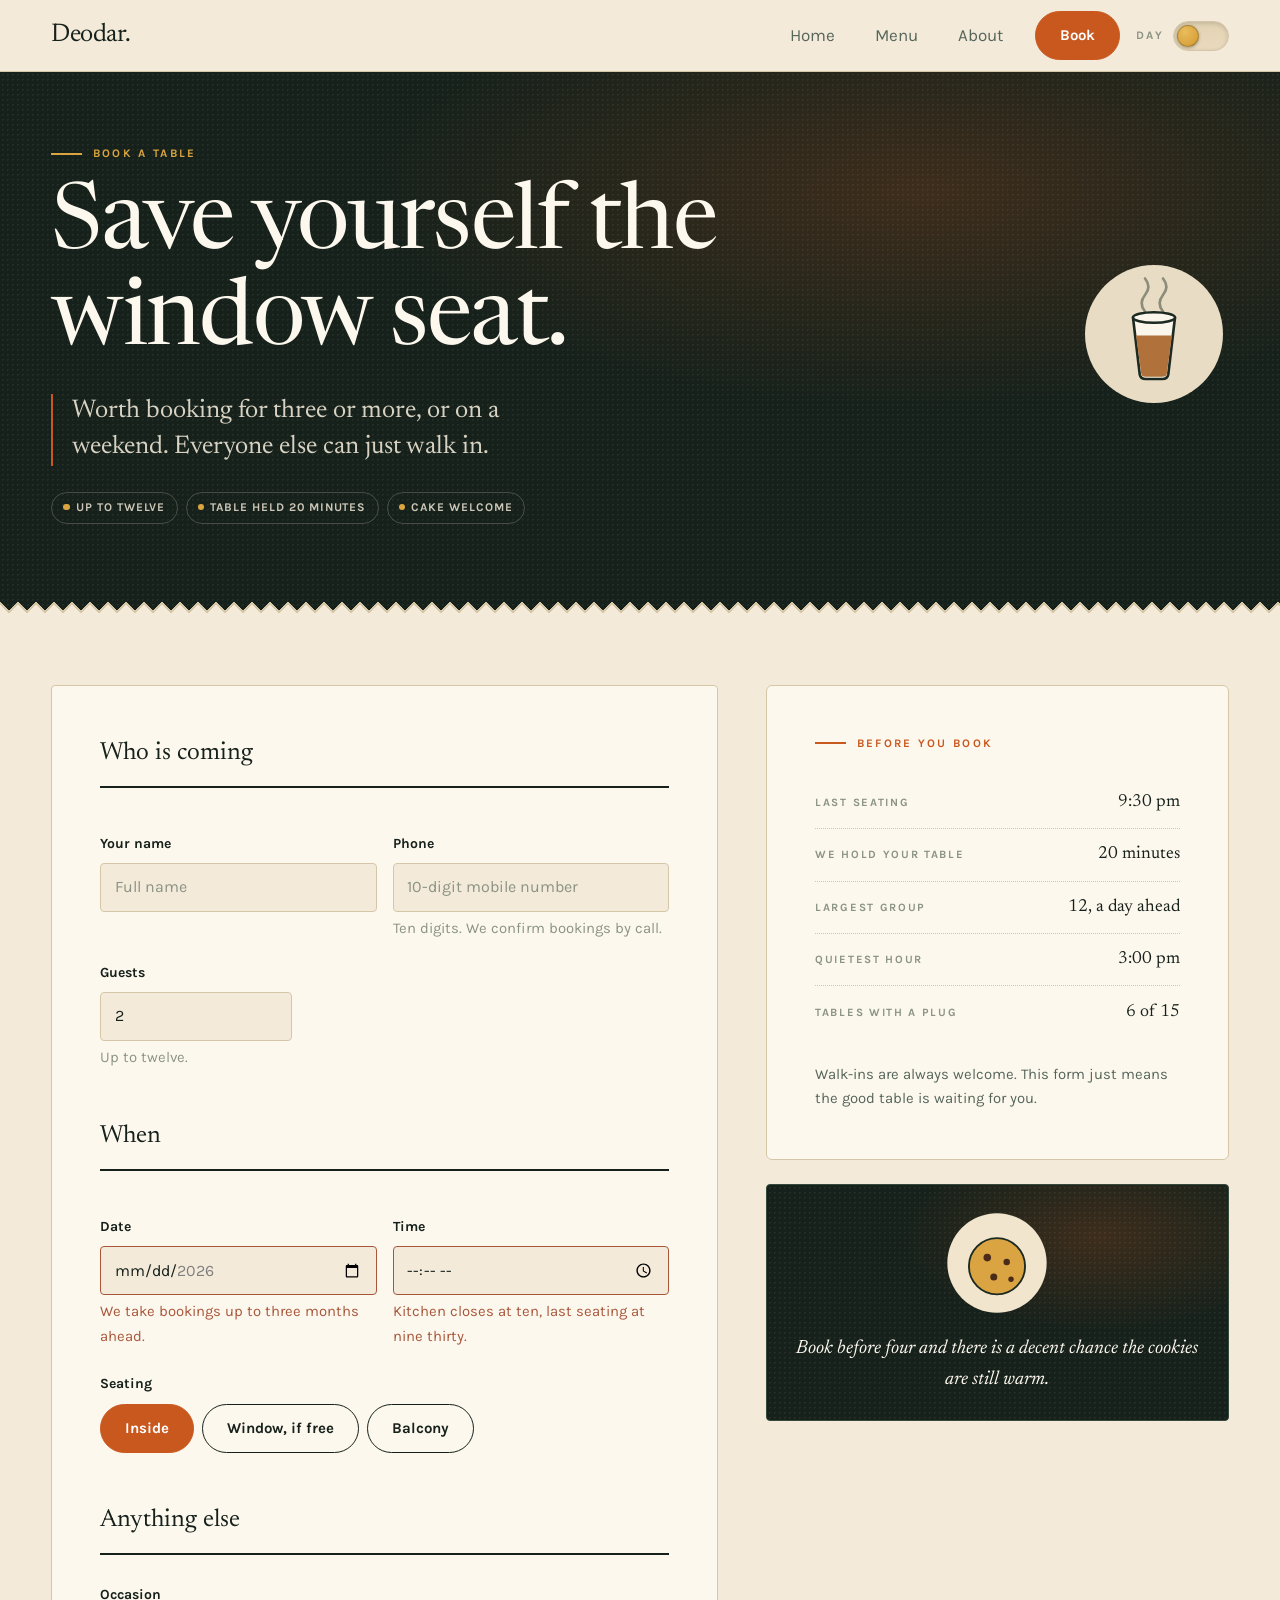
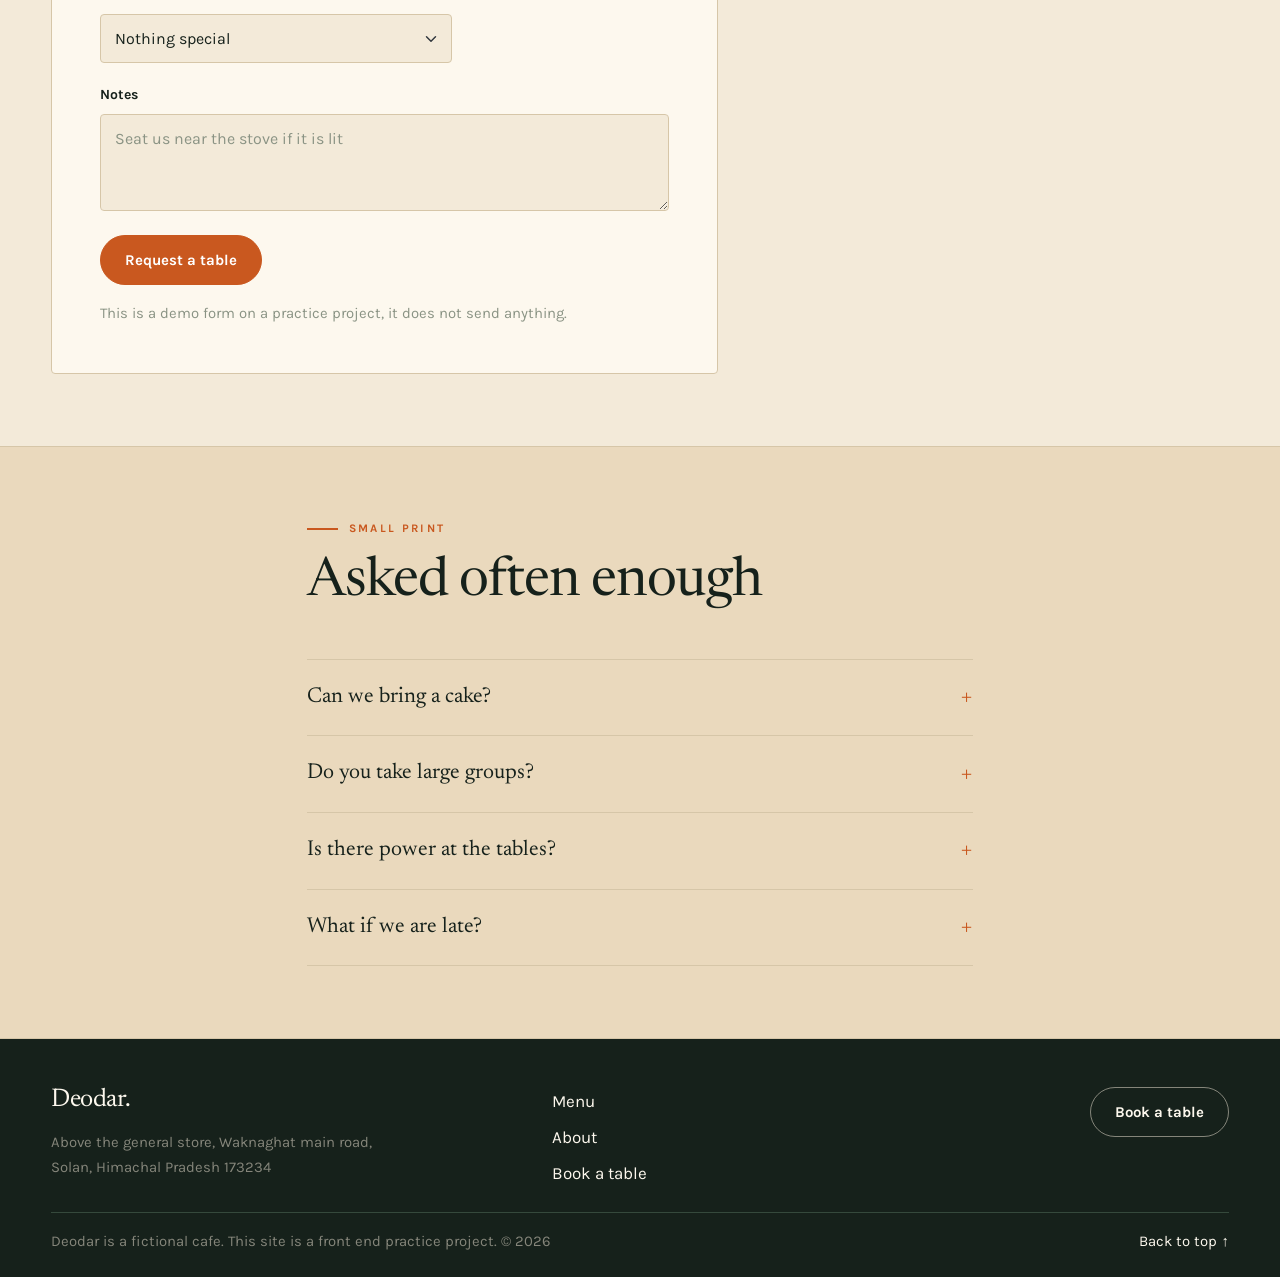
<file: book.html>
<!DOCTYPE html>
<html lang="en">
<head>
  <meta charset="UTF-8">
  <meta name="viewport" content="width=device-width, initial-scale=1.0">
  <meta name="theme-color" content="#f3ead9">
  <title>Book a table · Deodar Cafe</title>
  <meta name="description" content="Book a table at Deodar Cafe. A demo booking form built with Bootstrap 5 CSS and no JavaScript.">
  <link rel="icon" type="image/svg+xml" href="images/favicon.svg">
  <link rel="preconnect" href="https://fonts.googleapis.com">
  <link rel="preconnect" href="https://fonts.gstatic.com" crossorigin>
  <link href="https://fonts.googleapis.com/css2?family=Karla:wght@400;600;700&family=Newsreader:ital,opsz,wght@0,6..72,300;0,6..72,400;0,6..72,500;1,6..72,400&display=swap" rel="stylesheet">
  <link href="https://cdn.jsdelivr.net/npm/bootstrap@5.3.3/dist/css/bootstrap.min.css" rel="stylesheet">
  <link rel="stylesheet" href="theme.css">
</head>
<body id="top">

<!-- Theme anchors. A link to #dusk targets the second one, which flips every
     token in theme.css. #day un-targets it. No JavaScript involved. -->
<i class="theme-anchor" id="day"></i>
<i class="theme-anchor" id="dusk"></i>

<div class="page">

<a class="skip" href="#main">Skip to content</a>

<nav class="navbar navbar-expand site-nav sticky-top" aria-label="Primary">
  <div class="container-xxl">
    <a class="navbar-brand brand t-light-inline" href="index.html">Deodar.</a>
    <a class="navbar-brand brand t-dark-inline" href="index.html#dusk">Deodar.</a>

    <ul class="navbar-nav flex-row align-items-center gap-3 gap-md-4 ms-auto t-light-flex">
      <li class="nav-item"><a class="nav-link" href="index.html">Home</a></li>
      <li class="nav-item"><a class="nav-link" href="menu.html">Menu</a></li>
      <li class="nav-item"><a class="nav-link" href="about.html">About</a></li>
      <li class="nav-item"><a class="btn btn-primary btn-sm" aria-current="page" href="book.html">Book</a></li>
    </ul>

    <ul class="navbar-nav flex-row align-items-center gap-3 gap-md-4 ms-auto t-dark-flex">
      <li class="nav-item"><a class="nav-link" href="index.html#dusk">Home</a></li>
      <li class="nav-item"><a class="nav-link" href="menu.html#dusk">Menu</a></li>
      <li class="nav-item"><a class="nav-link" href="about.html#dusk">About</a></li>
      <li class="nav-item"><a class="btn btn-primary btn-sm" aria-current="page" href="book.html#dusk">Book</a></li>
    </ul>
      <span class="mode-switch ms-3" title="Day / dusk theme">
        <span class="mode-label t-light-inline">Day</span>
        <span class="mode-label t-dark-inline">Dusk</span>
        <span class="switch-track" aria-hidden="true"><span class="switch-knob"></span></span>
        <a class="switch-hit t-light-inline" href="#dusk" aria-label="Switch to the dusk theme"></a>
        <a class="switch-hit t-dark-inline" href="#day" aria-label="Switch to the day theme"></a>
      </span>
  </div>
</nav>

<main id="main">

  <section class="bg-dark-pine pt-5 pb-0">
    <div class="container-xxl py-lg-4">
      <div class="row align-items-center g-4">
        <div class="col-lg-8">
          <p class="eyebrow">Book a table</p>
          <h1 class="mb-4">Save yourself the window seat.</h1>
          <p class="lede text-light-soft mb-0">Worth booking for three or more, or on a weekend. Everyone else can just walk in.</p>
          <ul class="fact-row">
            <li class="fact">Up to twelve</li>
            <li class="fact">Table held 20 minutes</li>
            <li class="fact">Cake welcome</li>
          </ul>
        </div>
        <div class="col-lg-4 text-lg-end d-none d-lg-block">
          <img class="ms-auto drift" src="images/chai-glass.svg" alt="" width="200" height="200" style="width:150px;height:150px">
        </div>
      </div>
      <div class="pt-5"></div>
    </div>
    <div class="ridge-edge"></div>
  </section>

  <section class="py-5">
    <div class="container-xxl py-lg-4">
      <div class="row g-5">

        <div class="col-lg-7">
          <form class="card p-4 p-md-5" action="#" method="get">

            <fieldset class="mb-5">
              <legend class="field-legend mb-4">Who is coming</legend>
              <div class="row g-3 mb-3">
                <div class="col-md-6 field">
                  <label class="form-label" for="name">Your name</label>
                  <input class="form-control" type="text" id="name" name="name" placeholder="Full name" autocomplete="name" required>
                </div>
                <div class="col-md-6 field">
                  <label class="form-label" for="phone">Phone</label>
                  <input class="form-control" type="tel" id="phone" name="phone" placeholder="10-digit mobile number" pattern="[0-9\s]{10,12}" autocomplete="tel" required>
                  <div class="form-text">Ten digits. We confirm bookings by call.</div>
                </div>
              </div>
              <div class="field" style="max-width:12rem">
                <label class="form-label" for="guests">Guests</label>
                <input class="form-control" type="number" id="guests" name="guests" min="1" max="12" value="2" required>
                <div class="form-text">Up to twelve.</div>
              </div>
            </fieldset>

            <fieldset class="mb-5">
              <legend class="field-legend mb-4">When</legend>
              <div class="row g-3 mb-4">
                <div class="col-md-6 field">
                  <label class="form-label" for="date">Date</label>
                  <input class="form-control" type="date" id="date" name="date"
                         min="2026-08-19" max="2026-11-30" required>
                  <div class="form-text">We take bookings up to three months ahead.</div>
                </div>
                <div class="col-md-6 field">
                  <label class="form-label" for="time">Time</label>
                  <input class="form-control" type="time" id="time" name="time" min="08:30" max="21:30" step="900" required>
                  <div class="form-text">Kitchen closes at ten, last seating at nine thirty.</div>
                </div>
              </div>
              <span class="form-label d-block">Seating</span>
              <div class="d-flex flex-wrap gap-2">
                <input class="btn-check" type="radio" name="seating" id="seat-inside" value="inside" checked>
                <label class="btn btn-outline-dark btn-sm" for="seat-inside">Inside</label>
                <input class="btn-check" type="radio" name="seating" id="seat-window" value="window">
                <label class="btn btn-outline-dark btn-sm" for="seat-window">Window, if free</label>
                <input class="btn-check" type="radio" name="seating" id="seat-balcony" value="balcony">
                <label class="btn btn-outline-dark btn-sm" for="seat-balcony">Balcony</label>
              </div>
            </fieldset>

            <fieldset class="mb-4">
              <legend class="field-legend mb-4">Anything else</legend>
              <div class="mb-3 field" style="max-width:22rem">
                <label class="form-label" for="occasion">Occasion</label>
                <select class="form-select" id="occasion" name="occasion">
                  <option value="">Nothing special</option>
                  <option value="birthday">Birthday</option>
                  <option value="study">Group study</option>
                  <option value="date">First date</option>
                  <option value="other">Other</option>
                </select>
              </div>
              <div class="field">
                <label class="form-label" for="notes">Notes</label>
                <textarea class="form-control" id="notes" name="notes" rows="3" placeholder="Seat us near the stove if it is lit"></textarea>
              </div>
            </fieldset>

            <div>
              <button class="btn btn-primary btn-lg" type="submit">Request a table</button>
              <p class="form-text mt-3 mb-0">This is a demo form on a practice project, it does not send anything.</p>
            </div>

          </form>
        </div>

        <div class="col-lg-5">
          <div class="sticky-media">
            <aside class="receipt p-4 p-xl-5 mb-4">
              <p class="eyebrow mb-4">Before you book</p>
              <dl class="mb-0">
              <div class="receipt-row"><dt class="mb-0">Last seating</dt><dd>9:30 pm</dd></div>
              <div class="receipt-row"><dt class="mb-0">We hold your table</dt><dd>20 minutes</dd></div>
              <div class="receipt-row"><dt class="mb-0">Largest group</dt><dd>12, a day ahead</dd></div>
              <div class="receipt-row"><dt class="mb-0">Quietest hour</dt><dd>3:00 pm</dd></div>
              <div class="receipt-row"><dt class="mb-0">Tables with a plug</dt><dd>6 of 15</dd></div>
              </dl>
              <p class="small text-soft mt-4 mb-0">Walk-ins are always welcome. This form just means the good table is waiting for you.</p>
            </aside>
            <div class="card card-dark bg-dark-pine">
              <div class="card-body p-4 text-center">
                <img class="illo-lg mx-auto mb-3" src="images/cookie.svg" alt="" width="200" height="200">
                <p class="serif-italic mb-0" style="font-size:1.2rem;color:#fdf8ee">Book before four and there is a decent chance the cookies are still warm.</p>
              </div>
            </div>
          </div>
        </div>

      </div>
    </div>
  </section>

  <section class="py-5 bg-warm border-top border-bottom">
    <div class="container py-lg-4" style="max-width:48rem">
      <p class="eyebrow">Small print</p>
      <h2 class="mb-5">Asked often enough</h2>
      <details class="faq-item">
        <summary>Can we bring a cake?</summary>
        <p class="text-soft mt-3 mb-0">Yes. No cutting charge, but we will ask for a slice. Candles are fine, sparklers are not, the ceiling is wood.</p>
      </details>
      <details class="faq-item">
        <summary>Do you take large groups?</summary>
        <p class="text-soft mt-3 mb-0">Up to twelve if you book a day ahead. Beyond that the room stops being fun for everyone else.</p>
      </details>
      <details class="faq-item">
        <summary>Is there power at the tables?</summary>
        <p class="text-soft mt-3 mb-0">At six of them. Mention it in the notes if you are coming to work and we will keep one aside.</p>
      </details>
      <details class="faq-item">
        <summary>What if we are late?</summary>
        <p class="text-soft mt-3 mb-0">We hold the table for twenty minutes. After that it goes to whoever has been eyeing it from the stairs.</p>
      </details>
    </div>
  </section>

</main>

<footer class="site-footer pt-5 pb-4">
  <div class="container-xxl">
    <div class="row g-4 pb-4">
      <div class="col-lg-5">
        <span class="brand d-block" style="font-size:1.6rem">Deodar.</span>
        <address class="mt-3 mb-0 small text-light-faint" style="font-style:normal">Above the general store, Waknaghat main road,<br>Solan, Himachal Pradesh 173234</address>
      </div>
      <div class="col-6 col-lg-4">
        <ul class="list-unstyled d-grid gap-2 mb-0 t-light-grid">
          <li><a href="menu.html">Menu</a></li>
          <li><a href="about.html">About</a></li>
          <li><a href="book.html">Book a table</a></li>
        </ul>
        <ul class="list-unstyled d-grid gap-2 mb-0 t-dark-grid">
          <li><a href="menu.html#dusk">Menu</a></li>
          <li><a href="about.html#dusk">About</a></li>
          <li><a href="book.html#dusk">Book a table</a></li>
        </ul>
      </div>
      <div class="col-6 col-lg-3 text-lg-end">
        <a class="btn btn-outline-light t-light-inline" href="book.html">Book a table</a>
        <a class="btn btn-outline-light t-dark-inline" href="book.html#dusk">Book a table</a>
      </div>
    </div>
    <div class="d-flex flex-wrap justify-content-between gap-2 pt-3 border-top small text-light-faint" style="border-color:var(--line-deep) !important">
      <p class="mb-0">Deodar is a fictional cafe. This site is a front end practice project. © 2026</p>
      <p class="mb-0"><a href="#top">Back to top <span aria-hidden="true">↑</span></a></p>
    </div>
  </div>
</footer>

</div><!-- /.page -->
</body>
</html>
</file>
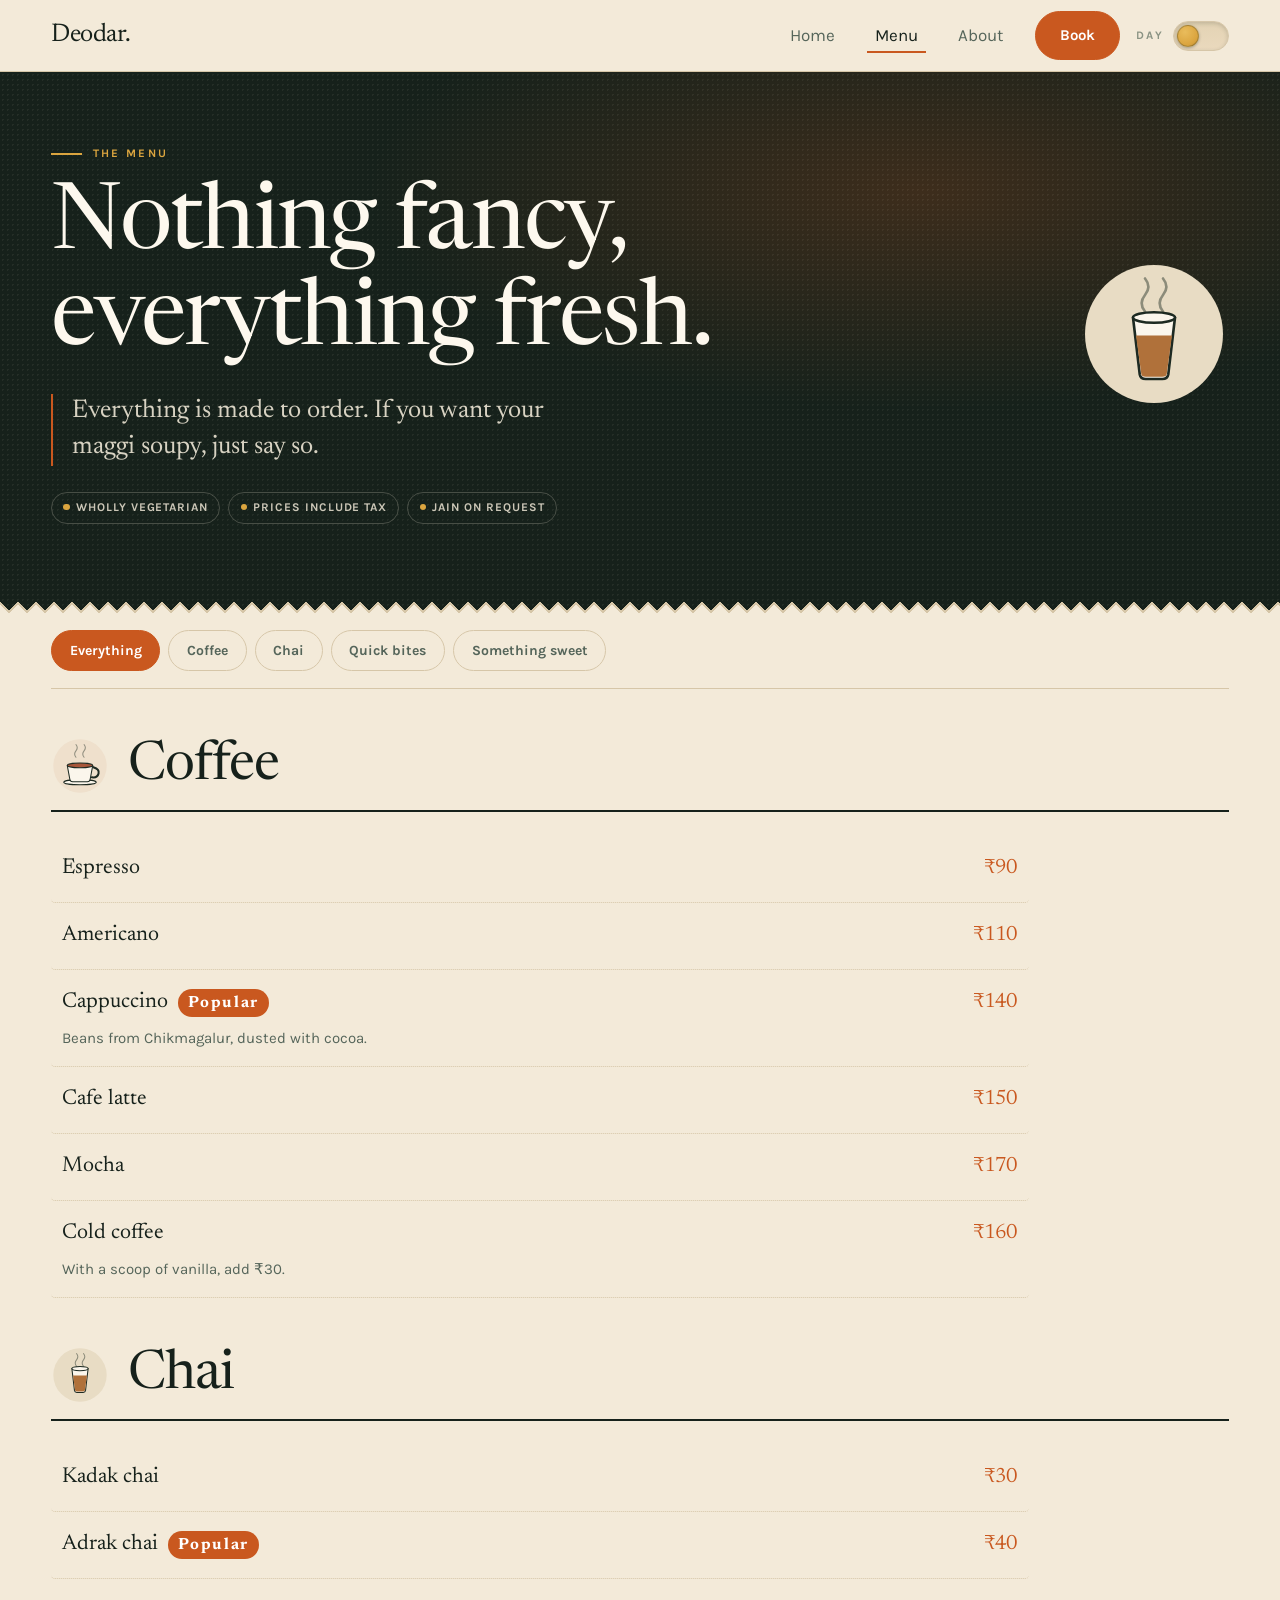
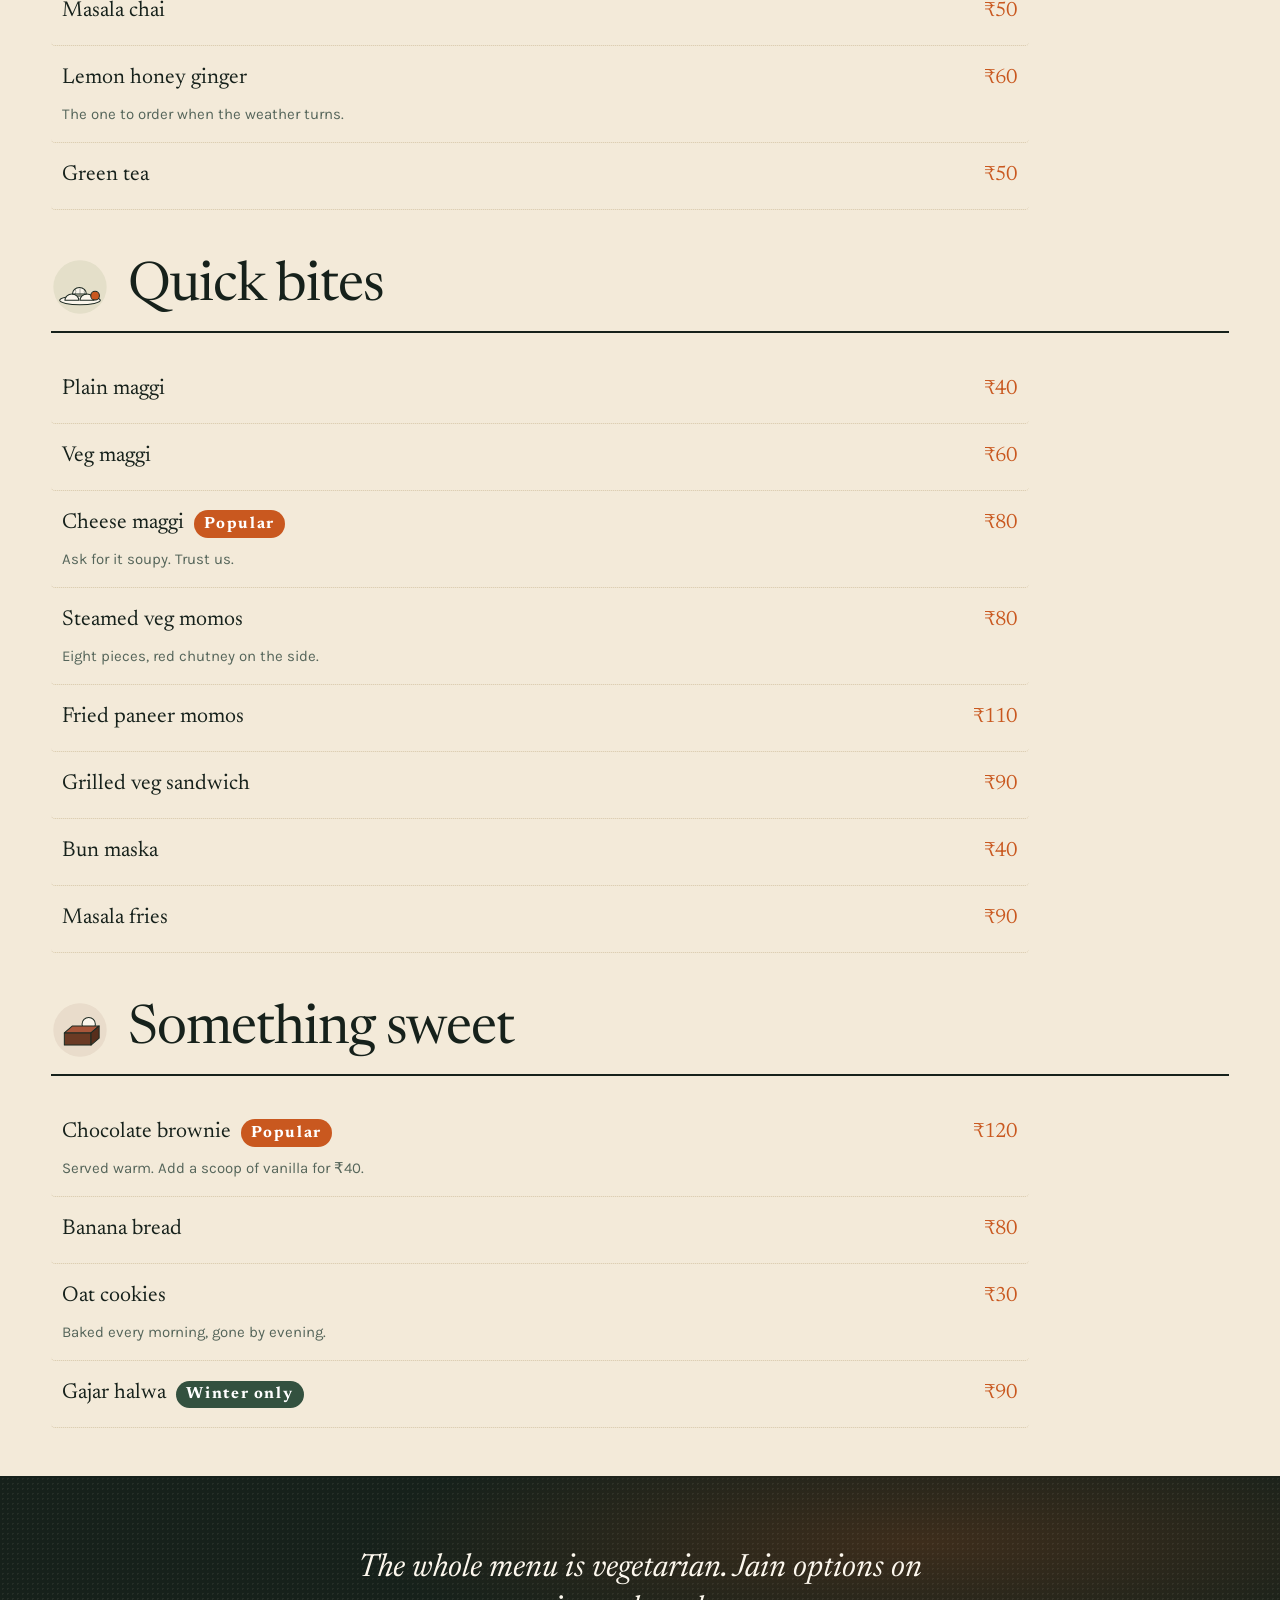
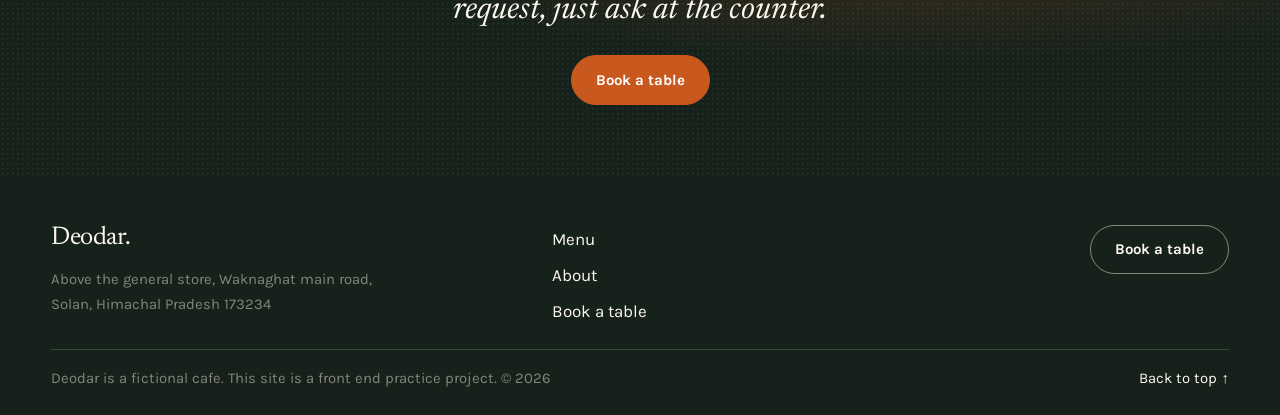
<file: menu.html>
<!DOCTYPE html>
<html lang="en">
<head>
  <meta charset="UTF-8">
  <meta name="viewport" content="width=device-width, initial-scale=1.0">
  <meta name="theme-color" content="#f3ead9">
  <title>Menu · Deodar Cafe</title>
  <meta name="description" content="The Deodar Cafe menu. Coffee, chai, quick bites and desserts with honest prices.">
  <link rel="icon" type="image/svg+xml" href="images/favicon.svg">
  <link rel="preconnect" href="https://fonts.googleapis.com">
  <link rel="preconnect" href="https://fonts.gstatic.com" crossorigin>
  <link href="https://fonts.googleapis.com/css2?family=Karla:wght@400;600;700&family=Newsreader:ital,opsz,wght@0,6..72,300;0,6..72,400;0,6..72,500;1,6..72,400&display=swap" rel="stylesheet">
  <link href="https://cdn.jsdelivr.net/npm/bootstrap@5.3.3/dist/css/bootstrap.min.css" rel="stylesheet">
  <link rel="stylesheet" href="theme.css">
</head>
<body id="top">

<!-- Theme anchors. A link to #dusk targets the second one, which flips every
     token in theme.css. #day un-targets it. No JavaScript involved. -->
<i class="theme-anchor" id="day"></i>
<i class="theme-anchor" id="dusk"></i>

<div class="page">

<a class="skip" href="#main">Skip to content</a>

<nav class="navbar navbar-expand site-nav sticky-top" aria-label="Primary">
  <div class="container-xxl">
    <a class="navbar-brand brand t-light-inline" href="index.html">Deodar.</a>
    <a class="navbar-brand brand t-dark-inline" href="index.html#dusk">Deodar.</a>

    <ul class="navbar-nav flex-row align-items-center gap-3 gap-md-4 ms-auto t-light-flex">
      <li class="nav-item"><a class="nav-link" href="index.html">Home</a></li>
      <li class="nav-item"><a class="nav-link active" aria-current="page" href="menu.html">Menu</a></li>
      <li class="nav-item"><a class="nav-link" href="about.html">About</a></li>
      <li class="nav-item"><a class="btn btn-primary btn-sm" href="book.html">Book</a></li>
    </ul>

    <ul class="navbar-nav flex-row align-items-center gap-3 gap-md-4 ms-auto t-dark-flex">
      <li class="nav-item"><a class="nav-link" href="index.html#dusk">Home</a></li>
      <li class="nav-item"><a class="nav-link active" aria-current="page" href="menu.html#dusk">Menu</a></li>
      <li class="nav-item"><a class="nav-link" href="about.html#dusk">About</a></li>
      <li class="nav-item"><a class="btn btn-primary btn-sm" href="book.html#dusk">Book</a></li>
    </ul>
      <span class="mode-switch ms-3" title="Day / dusk theme">
        <span class="mode-label t-light-inline">Day</span>
        <span class="mode-label t-dark-inline">Dusk</span>
        <span class="switch-track" aria-hidden="true"><span class="switch-knob"></span></span>
        <a class="switch-hit t-light-inline" href="#dusk" aria-label="Switch to the dusk theme"></a>
        <a class="switch-hit t-dark-inline" href="#day" aria-label="Switch to the day theme"></a>
      </span>
  </div>
</nav>

<main id="main">

  <section class="bg-dark-pine pt-5 pb-0">
    <div class="container-xxl py-lg-4">
      <div class="row align-items-center g-4">
        <div class="col-lg-8">
          <p class="eyebrow">The menu</p>
          <h1 class="mb-4">Nothing fancy, everything fresh.</h1>
          <p class="lede text-light-soft mb-0">Everything is made to order. If you want your maggi soupy, just say so.</p>
          <ul class="fact-row">
            <li class="fact">Wholly vegetarian</li>
            <li class="fact">Prices include tax</li>
            <li class="fact">Jain on request</li>
          </ul>
        </div>
        <div class="col-lg-4 text-lg-end d-none d-lg-block">
          <img class="illo-lg ms-auto drift" src="images/chai-glass.svg" alt="" width="200" height="200" style="width:150px;height:150px">
        </div>
      </div>
      <div class="pt-5"></div>
    </div>
    <div class="ridge-edge"></div>
  </section>

  <div class="container-xxl">

    <input class="filter-input" type="radio" name="course" id="f-all" checked>
    <input class="filter-input" type="radio" name="course" id="f-coffee">
    <input class="filter-input" type="radio" name="course" id="f-chai">
    <input class="filter-input" type="radio" name="course" id="f-bites">
    <input class="filter-input" type="radio" name="course" id="f-sweet">

    <div class="filter-bar" role="group" aria-label="Filter the menu by course">
      <label for="f-all">Everything</label>
      <label for="f-coffee">Coffee</label>
      <label for="f-chai">Chai</label>
      <label for="f-bites">Quick bites</label>
      <label for="f-sweet">Something sweet</label>
    </div>

    <div class="menu-body py-5">

      <section class="course pb-5" id="coffee">
        <div class="course-head mb-4">
          <img class="illo-sm" src="images/coffee-cup.svg" alt="" width="200" height="200">
          <h2 class="mb-0">Coffee</h2>
        </div>
        <div class="row"><div class="col-xl-10">
          <div class="dish"><p class="dish__name">Espresso</p><p class="dish__price">₹90</p></div>
          <div class="dish"><p class="dish__name">Americano</p><p class="dish__price">₹110</p></div>
          <div class="dish"><p class="dish__name">Cappuccino <span class="badge badge-pop">Popular</span></p><p class="dish__price">₹140</p><p class="dish__desc">Beans from Chikmagalur, dusted with cocoa.</p></div>
          <div class="dish"><p class="dish__name">Cafe latte</p><p class="dish__price">₹150</p></div>
          <div class="dish"><p class="dish__name">Mocha</p><p class="dish__price">₹170</p></div>
          <div class="dish"><p class="dish__name">Cold coffee</p><p class="dish__price">₹160</p><p class="dish__desc">With a scoop of vanilla, add ₹30.</p></div>
        </div></div>
      </section>

      <section class="course pb-5" id="chai">
        <div class="course-head mb-4">
          <img class="illo-sm" src="images/chai-glass.svg" alt="" width="200" height="200">
          <h2 class="mb-0">Chai</h2>
        </div>
        <div class="row"><div class="col-xl-10">
          <div class="dish"><p class="dish__name">Kadak chai</p><p class="dish__price">₹30</p></div>
          <div class="dish"><p class="dish__name">Adrak chai <span class="badge badge-pop">Popular</span></p><p class="dish__price">₹40</p></div>
          <div class="dish"><p class="dish__name">Masala chai</p><p class="dish__price">₹50</p></div>
          <div class="dish"><p class="dish__name">Lemon honey ginger</p><p class="dish__price">₹60</p><p class="dish__desc">The one to order when the weather turns.</p></div>
          <div class="dish"><p class="dish__name">Green tea</p><p class="dish__price">₹50</p></div>
        </div></div>
      </section>

      <section class="course pb-5" id="bites">
        <div class="course-head mb-4">
          <img class="illo-sm" src="images/momos.svg" alt="" width="200" height="200">
          <h2 class="mb-0">Quick bites</h2>
        </div>
        <div class="row"><div class="col-xl-10">
          <div class="dish"><p class="dish__name">Plain maggi</p><p class="dish__price">₹40</p></div>
          <div class="dish"><p class="dish__name">Veg maggi</p><p class="dish__price">₹60</p></div>
          <div class="dish"><p class="dish__name">Cheese maggi <span class="badge badge-pop">Popular</span></p><p class="dish__price">₹80</p><p class="dish__desc">Ask for it soupy. Trust us.</p></div>
          <div class="dish"><p class="dish__name">Steamed veg momos</p><p class="dish__price">₹80</p><p class="dish__desc">Eight pieces, red chutney on the side.</p></div>
          <div class="dish"><p class="dish__name">Fried paneer momos</p><p class="dish__price">₹110</p></div>
          <div class="dish"><p class="dish__name">Grilled veg sandwich</p><p class="dish__price">₹90</p></div>
          <div class="dish"><p class="dish__name">Bun maska</p><p class="dish__price">₹40</p></div>
          <div class="dish"><p class="dish__name">Masala fries</p><p class="dish__price">₹90</p></div>
        </div></div>
      </section>

      <section class="course" id="sweet">
        <div class="course-head mb-4">
          <img class="illo-sm" src="images/brownie.svg" alt="" width="200" height="200">
          <h2 class="mb-0">Something sweet</h2>
        </div>
        <div class="row"><div class="col-xl-10">
          <div class="dish"><p class="dish__name">Chocolate brownie <span class="badge badge-pop">Popular</span></p><p class="dish__price">₹120</p><p class="dish__desc">Served warm. Add a scoop of vanilla for ₹40.</p></div>
          <div class="dish"><p class="dish__name">Banana bread</p><p class="dish__price">₹80</p></div>
          <div class="dish"><p class="dish__name">Oat cookies</p><p class="dish__price">₹30</p><p class="dish__desc">Baked every morning, gone by evening.</p></div>
          <div class="dish"><p class="dish__name">Gajar halwa <span class="badge badge-cool">Winter only</span></p><p class="dish__price">₹90</p></div>
        </div></div>
      </section>

    </div>
  </div>

  <section class="bg-dark-pine py-5">
    <div class="container text-center py-lg-4" style="max-width:46rem">
      <p class="serif-italic mb-4" style="font-size:clamp(1.4rem,1rem + 1.6vw,2rem);line-height:1.3;color:#fdf8ee">The whole menu is vegetarian. Jain options on request, just ask at the counter.</p>
      <a class="btn btn-primary btn-lg t-light-inline" href="book.html">Book a table</a>
      <a class="btn btn-primary btn-lg t-dark-inline" href="book.html#dusk">Book a table</a>
    </div>
  </section>

</main>

<footer class="site-footer pt-5 pb-4">
  <div class="container-xxl">
    <div class="row g-4 pb-4">
      <div class="col-lg-5">
        <span class="brand d-block" style="font-size:1.6rem">Deodar.</span>
        <address class="mt-3 mb-0 small text-light-faint" style="font-style:normal">Above the general store, Waknaghat main road,<br>Solan, Himachal Pradesh 173234</address>
      </div>
      <div class="col-6 col-lg-4">
        <ul class="list-unstyled d-grid gap-2 mb-0 t-light-grid">
          <li><a href="menu.html">Menu</a></li>
          <li><a href="about.html">About</a></li>
          <li><a href="book.html">Book a table</a></li>
        </ul>
        <ul class="list-unstyled d-grid gap-2 mb-0 t-dark-grid">
          <li><a href="menu.html#dusk">Menu</a></li>
          <li><a href="about.html#dusk">About</a></li>
          <li><a href="book.html#dusk">Book a table</a></li>
        </ul>
      </div>
      <div class="col-6 col-lg-3 text-lg-end">
        <a class="btn btn-outline-light t-light-inline" href="book.html">Book a table</a>
        <a class="btn btn-outline-light t-dark-inline" href="book.html#dusk">Book a table</a>
      </div>
    </div>
    <div class="d-flex flex-wrap justify-content-between gap-2 pt-3 border-top small text-light-faint" style="border-color:var(--line-deep) !important">
      <p class="mb-0">Deodar is a fictional cafe. This site is a front end practice project. © 2026</p>
      <p class="mb-0"><a href="#top">Back to top <span aria-hidden="true">↑</span></a></p>
    </div>
  </div>
</footer>

</div><!-- /.page -->
</body>
</html>
</file>
<file: theme.css>
/* ==========================================================================
   Deodar Cafe — theme layer over Bootstrap 5.3
   Bootstrap handles grid + components. This file re-skins it through
   Bootstrap's own CSS variables and adds what Bootstrap has no opinion about:
   the arch, the ridge edge, the ticker, the scroll rail, and a day/dusk
   theme switch that survives page changes — all without a line of JavaScript.

   1 Semantic tokens · 2 Dusk theme (:target) · 3 Theme-aware link swapping
   4 Type · 5 Buttons & nav · 6 Surfaces · 7 Motifs · 8 Cards
   9 Meter chart · 10 Menu page · 11 Lightbox · 12 Forms · 13 Footer
   14 Motion & print
   ========================================================================== */

/* 1 ── Semantic tokens ------------------------------------------------------
   Every colour in the site reads one of these. Section 2 redefines the same
   nine names for dusk, so the whole site flips without restyling anything. */

:root {
  --surface:      #f3ead9;   /* page background          */
  --surface-2:    #ead9bd;   /* alternating band         */
  --surface-card: #fdf8ee;   /* cards, form panels       */
  --surface-deep: #16211b;   /* the always-dark sections */
  --surface-deep-2: #202e26; /* cards on dark            */
  --ink:          #16211b;
  --ink-soft:     #55655a;
  --ink-faint:    #8a9384;
  --line:         #d6c6a8;
  --line-deep:    #35493c;

  --orange:  #c9581f;
  --clay:    #a8563a;
  --mustard: #dba53f;
  --pine:    #33513f;

  --display: "Newsreader", "Iowan Old Style", Georgia, serif;
  --arch: 999px 999px 6px 6px;
  --nav-h: 72px;

  /* Bootstrap's own variables, pointed at ours */
  --bs-body-bg: var(--surface);
  --bs-body-color: var(--ink);
  --bs-body-font-family: "Karla", "Helvetica Neue", Helvetica, Arial, sans-serif;
  --bs-body-font-size: 1.0625rem;
  --bs-body-line-height: 1.65;
  --bs-border-color: var(--line);
  --bs-border-radius: 4px;
  --bs-link-color: var(--orange);
  --bs-link-hover-color: var(--clay);
  --bs-emphasis-color: var(--ink);
}

body { background: var(--surface); }
.page { background: var(--surface); color: var(--ink); min-height: 100vh; }
::selection { background: var(--orange); color: #fff; }
[id] { scroll-margin-top: calc(var(--nav-h) + 1rem); }
:focus-visible { outline: 2px solid var(--orange); outline-offset: 3px; }

/* 2 ── Dusk theme -----------------------------------------------------------
   The switch is a link to #dusk. Because :target reads the URL, the choice
   travels with the address — which is what lets it survive a page change
   (see section 3). #day is an empty anchor that simply un-targets #dusk. */

#dusk:target ~ .page {
  --surface:      #182420;
  --surface-2:    #1d2b24;
  --surface-card: #22322a;
  --surface-deep: #0c1410;
  --surface-deep-2: #16211b;
  --ink:          #f3ead9;
  --ink-soft:     #b3bfb2;
  --ink-faint:    #8a9384;
  --line:         #35493c;
  --line-deep:    #46604f;
  --orange:       #e0703a;
  --clay:         #c9885f;
  --mustard:      #e3b559;

  --bs-body-bg: var(--surface);
  --bs-body-color: var(--ink);
  --bs-border-color: var(--line);
  --bs-emphasis-color: var(--ink);
  --bs-link-color: var(--orange);
  --bs-link-hover-color: var(--clay);
  color-scheme: dark;
}

/* 3 ── Theme-aware link swapping -------------------------------------------
   Each nav item exists twice: one copy links to plain page.html, the other to
   page.html#dusk. CSS shows whichever matches the current theme, so the theme
   is carried from page to page by the links themselves. */

.t-dark-flex, .t-dark-grid, .t-dark-inline { display: none !important; }

#dusk:target ~ .page .t-light-flex,
#dusk:target ~ .page .t-light-grid,
#dusk:target ~ .page .t-light-inline { display: none !important; }

#dusk:target ~ .page .t-dark-flex   { display: flex !important; }
#dusk:target ~ .page .t-dark-grid   { display: grid !important; }
#dusk:target ~ .page .t-dark-inline { display: inline-block !important; }

/* The switch itself */
.theme-toggle {
  display: inline-flex; align-items: center; gap: .5rem;
  font-size: .78rem; font-weight: 700; letter-spacing: .12em; text-transform: uppercase;
  color: var(--ink-soft); text-decoration: none;
  border: 1.5px solid var(--line); border-radius: 999px;
  padding: .4rem .85rem .4rem .55rem; white-space: nowrap;
  transition: border-color .2s ease, color .2s ease;
}
.theme-toggle:hover { border-color: var(--ink); color: var(--ink); }
.theme-toggle .dot {
  width: 15px; height: 15px; border-radius: 50%; flex: none;
  background: var(--mustard);
  box-shadow: inset -4px -1px 0 0 var(--surface);
  transition: box-shadow .25s ease, background-color .25s ease;
}
#dusk:target ~ .page .theme-toggle .dot { box-shadow: inset 0 0 0 0 var(--surface); background: var(--mustard); }

/* The day/dusk switch. One persistent track + knob (so the flip animates);
   only the invisible click layer is duplicated, one link per direction. */
.mode-switch { position: relative; display: inline-flex; align-items: center; gap: .55rem; }
.mode-label { font-size: .72rem; font-weight: 700; letter-spacing: .16em; text-transform: uppercase; color: var(--ink-faint); }
.switch-track {
  position: relative; display: block; width: 56px; height: 30px; border-radius: 999px;
  background: linear-gradient(180deg, #e3d3b4, var(--surface-2));
  border: 1px solid var(--line);
  box-shadow: inset 0 1.5px 4px rgba(22,33,27,.18);
  overflow: hidden;
  transition: background-color .4s ease, border-color .4s ease;
}
.switch-track::before {
  content: ""; position: absolute; inset: 0; opacity: 0; transition: opacity .35s ease;
  background:
    radial-gradient(circle 1.5px at 14px 8px, #f3ead9 99%, transparent),
    radial-gradient(circle 1px at 23px 18px, #f3ead9 99%, transparent),
    radial-gradient(circle 1px at 33px 7px, #f3ead9 99%, transparent);
}
.switch-knob {
  position: absolute; top: 50%; left: 3px; translate: 0 -50%; z-index: 1;
  width: 22px; height: 22px; border-radius: 50%;
  background: radial-gradient(circle at 35% 30%, #e9bc5c, var(--mustard) 65%, #c08f2e);
  border: 1px solid rgba(22,33,27,.25);
  box-shadow: 0 1px 3px rgba(22,33,27,.35);
  transition: left .4s cubic-bezier(.45, .05, .35, 1), background .4s ease, box-shadow .4s ease, scale .2s ease;
}
#dusk:target ~ .page .switch-track { background: linear-gradient(180deg, #060b08, #13201a); border-color: var(--line-deep); }
#dusk:target ~ .page .switch-track::before { opacity: .9; }
#dusk:target ~ .page .switch-knob {
  left: 29px;
  background: radial-gradient(circle at 35% 30%, #fbf4e4, #ece0c6 70%);
  box-shadow: inset -7px 3px 0 0 #c3b898, 0 1px 3px rgba(0,0,0,.5);
}
.switch-hit { position: absolute; inset: -6px; z-index: 2; border-radius: 999px; }
.mode-switch:hover .switch-track { border-color: var(--ink-faint); }
.mode-switch:hover .switch-knob { scale: 1.06; }
.mode-switch:has(.switch-hit:focus-visible) .switch-track { outline: 2px solid var(--orange); outline-offset: 3px; }

/* 4 ── Typography ---------------------------------------------------------- */

h1, h2, h3, h4, .brand, .serif { font-family: var(--display); font-weight: 400; letter-spacing: -.018em; line-height: 1.04; text-wrap: balance; }
h1 { font-size: clamp(2.75rem, 1.2rem + 6vw, 5.75rem); }
h2 { font-size: clamp(2rem, 1.25rem + 2.8vw, 3.4rem); }
h3 { font-size: 1.4rem; line-height: 1.2; }
p  { text-wrap: pretty; }
.serif-italic { font-family: var(--display); font-style: italic; }

.eyebrow { font-size: .72rem; font-weight: 700; letter-spacing: .2em; text-transform: uppercase; color: var(--orange); display: flex; align-items: center; gap: .7rem; margin-bottom: 1rem; }
.eyebrow::before { content: ""; width: 1.9rem; height: 2px; background: currentColor; flex: none; }
.eyebrow-center { justify-content: center; }

.lede { font-size: clamp(1.0625rem, 1rem + .5vw, 1.3125rem); line-height: 1.55; max-width: 38ch; }
.text-soft { color: var(--ink-soft) !important; }
.text-mustard { color: var(--mustard) !important; }
.text-light-soft { color: rgba(243,234,217,.72) !important; }
.text-light-faint { color: rgba(243,234,217,.5) !important; }

.numeral { font-family: var(--display); line-height: 1; color: var(--mustard); }
.counter-index { font-family: var(--display); font-size: .8125rem; letter-spacing: .1em; color: var(--orange); }

abbr[title] { text-decoration: underline dotted var(--ink-faint); text-underline-offset: .2em; cursor: help; }
mark { background: color-mix(in srgb, var(--mustard) 45%, transparent); color: inherit; padding: 0 .15em; }

/* 5 ── Buttons & nav ------------------------------------------------------- */

.btn {
  --bs-btn-font-weight: 700; --bs-btn-border-radius: 999px;
  --bs-btn-padding-x: 1.5rem; --bs-btn-padding-y: .78rem; --bs-btn-font-size: .9375rem;
  white-space: nowrap; transition: transform .18s ease, background-color .18s ease, border-color .18s ease, color .18s ease;
}
.btn:hover { transform: translateY(-2px); }
.btn-primary { --bs-btn-bg: var(--orange); --bs-btn-border-color: var(--orange); --bs-btn-hover-bg: var(--clay); --bs-btn-hover-border-color: var(--clay); --bs-btn-active-bg: var(--clay); --bs-btn-active-border-color: var(--clay); --bs-btn-color: #fff; --bs-btn-hover-color: #fff; }
.btn-outline-dark { --bs-btn-color: var(--ink); --bs-btn-border-color: var(--ink); --bs-btn-hover-bg: var(--ink); --bs-btn-hover-border-color: var(--ink); --bs-btn-hover-color: var(--surface); }
.btn-outline-light { --bs-btn-border-color: rgba(243,234,217,.5); }

.site-nav { background: color-mix(in srgb, var(--surface) 88%, transparent) !important; backdrop-filter: blur(12px); border-bottom: 1px solid var(--line) !important; min-height: var(--nav-h); }
.navbar { --bs-navbar-brand-font-size: 1.6rem; --bs-navbar-brand-color: var(--ink); --bs-navbar-brand-hover-color: var(--orange); }
.navbar-nav .nav-link { position: relative; color: var(--ink-soft); }
.navbar-nav .nav-link:hover { color: var(--ink); }
.navbar-nav .nav-link::after { content: ""; position: absolute; left: 0; bottom: .3rem; height: 2px; width: 0; background: var(--orange); transition: width .25s ease; }
.navbar-nav .nav-link:hover::after, .navbar-nav .nav-link.active::after { width: 100%; }
.navbar-nav .nav-link.active { color: var(--ink); }

.link-slide {
  color: var(--orange); text-decoration: none;
  background-image: linear-gradient(currentColor, currentColor);
  background-size: 0 1.5px; background-repeat: no-repeat; background-position: 0 100%;
  transition: background-size .25s ease;
}
.link-slide:hover { background-size: 100% 1.5px; color: var(--clay); }

/* 6 ── Surfaces ------------------------------------------------------------ */

.bg-dark-pine { background-color: var(--surface-deep) !important; color: #f3ead9; position: relative; }
.bg-dark-pine h1, .bg-dark-pine h2, .bg-dark-pine h3 { color: #fdf8ee; }
.bg-dark-pine .eyebrow { color: var(--mustard); }
.bg-dark-pine::before { content: ""; position: absolute; inset: 0; pointer-events: none; background-image: radial-gradient(ellipse 70% 65% at 72% 22%, rgba(201,88,31,.22), transparent 62%); }
.bg-dark-pine::after { content: ""; position: absolute; inset: 0; pointer-events: none; opacity: .5; background-image: radial-gradient(rgba(243,234,217,.13) 1px, transparent 1px); background-size: 5px 5px; }
.bg-dark-pine > * { position: relative; z-index: 1; }

.bg-warm { background-color: var(--surface-2) !important; }
.border-top, .border-bottom, .border { border-color: var(--line) !important; }

/* 7 ── Motifs -------------------------------------------------------------- */

.ridge-edge { height: 18px; position: relative; z-index: 2; margin-bottom: -1px;
  background:
    linear-gradient(-45deg, var(--edge, var(--surface)) 9px, transparent 0) 0 3px,
    linear-gradient(45deg,  var(--edge, var(--surface)) 9px, transparent 0) 0 3px,
    linear-gradient(-45deg, var(--line) 9px, transparent 0) 0 0,
    linear-gradient(45deg,  var(--line) 9px, transparent 0) 0 0;
  background-size: 18px 18px; background-repeat: repeat-x;
}
.ridge-edge--warm { --edge: var(--surface-2); }

.arch-img { border-radius: var(--arch); height: clamp(280px, 46vh, 470px); width: auto; max-width: 100%; border: 1px solid var(--line-deep); background: var(--surface-2); }

.seal {
  width: 104px; height: 104px; border-radius: 50%;
  background: var(--mustard); color: #16211b;
  display: grid; place-content: center; text-align: center; line-height: 1.15;
  font-family: var(--display); font-size: .95rem;
  box-shadow: 0 12px 30px -12px rgba(0,0,0,.55);
}
.seal b { display: block; font-size: 1.9rem; font-weight: 400; }

.ticker { background: var(--orange); color: #fff; overflow: hidden; padding-block: .95rem; }
.ticker__track { display: flex; width: max-content; animation: ticker 84s linear infinite; }
.ticker p { font-family: var(--display); font-style: italic; font-size: 1.15rem; white-space: nowrap; padding-right: 2.5rem; margin: 0; }
@keyframes ticker { to { transform: translateX(-50%); } }


/* The spread: a wrapping grid where there is a mouse, a swipeable snap rail
   where there is a touchscreen. A mouse wheel only scrolls vertically, so the
   sideways rail is reserved for screens narrow enough to be swiped. */
.rail { display: grid; grid-template-columns: repeat(4, 1fr); gap: 1rem; }
@media (max-width: 767.98px) {
  .rail { display: flex; gap: 1rem; overflow-x: auto; scroll-snap-type: x mandatory; padding: .25rem .25rem 1.25rem; margin-inline: -.25rem; scrollbar-width: thin; scrollbar-color: var(--line) transparent; }
  .rail > * { flex: 0 0 clamp(190px, 62vw, 240px); scroll-snap-align: start; }
  .rail::-webkit-scrollbar { height: 8px; }
  .rail::-webkit-scrollbar-thumb { background: var(--line); border-radius: 999px; }
}

.sticky-media { position: sticky; top: calc(var(--nav-h) + 1.5rem); }

/* 8 ── Cards --------------------------------------------------------------- */

.card { --bs-card-bg: var(--surface-card); --bs-card-border-color: var(--line); --bs-card-color: var(--ink); color: var(--ink); }
.card-lift { transition: transform .22s ease, box-shadow .22s ease; }
.card-lift:hover { transform: translateY(-5px); box-shadow: 0 22px 40px -20px rgba(0,0,0,.4); }
.card.card-dark { --bs-card-bg: var(--surface-deep-2); --bs-card-border-color: var(--line-deep); --bs-card-color: #fdf8ee; color: #fdf8ee; }

.illo-lg { width: 108px; height: 108px; }
.illo-md { width: 78px; height: 78px; }
.illo-sm { width: 58px; height: 58px; }

.badge-pop  { background: var(--orange); border-radius: 999px; letter-spacing: .1em; font-weight: 700; color: #fff; }
.badge-cool { background: var(--pine);   border-radius: 999px; letter-spacing: .1em; font-weight: 700; color: #fff; }

/* 9 ── Busy chart, built on the native <meter> element ---------------------- */

.busy { display: grid; gap: .85rem; }
.busy-row { display: grid; grid-template-columns: 4.5rem 1fr auto; gap: 1rem; align-items: center; }
.busy-row > span:first-child { font-size: .875rem; color: var(--ink-soft); }
.busy-row > .busy-word { font-size: .78rem; color: var(--ink-faint); letter-spacing: .08em; text-transform: uppercase; }

meter { width: 100%; height: 16px; }
meter::-webkit-meter-bar { background: var(--surface-2); border: 1px solid var(--line); border-radius: 999px; height: 16px; }
meter::-webkit-meter-optimum-value { background: var(--pine); border-radius: 999px; }
meter::-webkit-meter-suboptimum-value { background: var(--mustard); border-radius: 999px; }
meter::-webkit-meter-even-less-good-value { background: var(--orange); border-radius: 999px; }
meter::-moz-meter-bar { background: var(--pine); border-radius: 999px; }
meter:-moz-meter-sub-optimum::-moz-meter-bar { background: var(--mustard); }
meter:-moz-meter-sub-sub-optimum::-moz-meter-bar { background: var(--orange); }

/* Highlight the whole row when you hover it — :has(), no script */
.busy-row:hover > span:first-child { color: var(--ink); font-weight: 700; }
.busy:has(.busy-row:hover) .busy-row:not(:hover) { opacity: .55; transition: opacity .2s ease; }

/* 10 ── Menu page ---------------------------------------------------------- */

.filter-input { position: absolute; opacity: 0; pointer-events: none; }
.filter-bar {
  display: flex; flex-wrap: wrap; gap: .5rem;
  position: sticky; top: var(--nav-h); z-index: 9;
  background: color-mix(in srgb, var(--surface) 94%, transparent); backdrop-filter: blur(10px);
  padding-block: 1.1rem; border-bottom: 1px solid var(--line);
}
.filter-bar label { white-space: nowrap; font-size: .875rem; font-weight: 700; padding: .48rem 1.1rem; cursor: pointer; border: 1.5px solid var(--line); border-radius: 999px; color: var(--ink-soft); transition: background-color .15s ease, color .15s ease, border-color .15s ease; }
.filter-bar label:hover { border-color: var(--ink); color: var(--ink); }

#f-all:checked    ~ .filter-bar label[for="f-all"],
#f-coffee:checked ~ .filter-bar label[for="f-coffee"],
#f-chai:checked   ~ .filter-bar label[for="f-chai"],
#f-bites:checked  ~ .filter-bar label[for="f-bites"],
#f-sweet:checked  ~ .filter-bar label[for="f-sweet"] { background: var(--orange); border-color: var(--orange); color: #fff; }

#f-coffee:checked ~ .menu-body .course:not(#coffee),
#f-chai:checked   ~ .menu-body .course:not(#chai),
#f-bites:checked  ~ .menu-body .course:not(#bites),
#f-sweet:checked  ~ .menu-body .course:not(#sweet) { display: none; }

.course-head { display: flex; align-items: center; gap: 1.15rem; padding-bottom: .9rem; border-bottom: 2px solid var(--ink); }

.dish { display: grid; grid-template-columns: 1fr auto; gap: .2rem 1rem; align-items: baseline; padding: .95rem .7rem; border-bottom: 1px dotted var(--line); border-radius: 4px; transition: background-color .15s ease; }
.dish:hover { background: var(--surface-card); }
.dish__name { font-family: var(--display); font-size: 1.35rem; display: flex; align-items: baseline; flex-wrap: wrap; gap: .6rem; margin: 0; }
.dish__price { font-family: var(--display); font-size: 1.3rem; color: var(--orange); font-variant-numeric: tabular-nums; margin: 0; }
.dish__desc { grid-column: 1 / -1; font-size: .9375rem; color: var(--ink-soft); max-width: 54ch; margin: .15rem 0 0; }

/* Dim the siblings of the row you are pointing at */
.dishes:has(.dish:hover) .dish:not(:hover) { opacity: .6; transition: opacity .2s ease; }

/* 11 ── Lightbox — :target only -------------------------------------------- */

.shot { position: fixed; inset: 0; z-index: 1080; display: grid; place-items: center; padding: 1.5rem; background: rgba(14,23,18,.93); opacity: 0; visibility: hidden; transition: opacity .2s ease, visibility .2s ease; }
.shot:target { opacity: 1; visibility: visible; }
.shot__panel { background: var(--surface-card); color: var(--ink); border-radius: 6px; padding: 2rem; max-width: 440px; text-align: center; position: relative; }
.shot__scrim { position: absolute; inset: 0; }
.shot__close { position: absolute; top: .3rem; right: .9rem; font-size: 1.7rem; line-height: 1; color: var(--ink-faint); text-decoration: none; }
.shot__close:hover { color: var(--ink); }

/* 12 ── Forms -------------------------------------------------------------- */

.form-control, .form-select, .form-control:focus, .form-select:focus { background-color: var(--surface); color: var(--ink); border-color: var(--line); }
.form-control, .form-select { border-width: 1.5px; padding: .72rem .85rem; }
.form-control::placeholder { color: var(--ink-faint); }
.form-control:focus, .form-select:focus { border-color: var(--orange); box-shadow: 0 0 0 .25rem color-mix(in srgb, var(--orange) 22%, transparent); }
.form-text { color: var(--ink-faint) !important; }
.form-label { font-weight: 700; font-size: .875rem; color: var(--ink); }
input, select, textarea { accent-color: var(--orange); }
.btn-check:checked + .btn-outline-dark { background: var(--orange); border-color: var(--orange); color: #fff; }
.field-legend { font-family: var(--display); font-size: 1.55rem; padding-bottom: .7rem; border-bottom: 2px solid var(--ink); color: var(--ink); }

/* :has() — the field group reacts to the state of the input inside it */
.field:has(input:focus) .form-label,
.field:has(textarea:focus) .form-label,
.field:has(select:focus) .form-label { color: var(--orange); }
.field:has(input:invalid:not(:placeholder-shown)) .form-text { color: var(--clay) !important; }
.field:has(input:invalid:not(:placeholder-shown)) .form-control { border-color: var(--clay); }

details.faq-item { border-bottom: 1px solid var(--line); padding: 1.25rem 0; }
details.faq-item:first-of-type { border-top: 1px solid var(--line); }
details.faq-item summary { font-family: var(--display); font-size: 1.35rem; cursor: pointer; list-style: none; display: flex; justify-content: space-between; align-items: center; gap: 1rem; color: var(--ink); }
details.faq-item summary::-webkit-details-marker { display: none; }
details.faq-item summary::after { content: "+"; color: var(--orange); font-size: 1.6rem; line-height: 1; transition: transform .2s ease; }
details.faq-item[open] summary::after { content: "\2013"; }
details.faq-item summary:hover { color: var(--orange); }

.receipt { background: var(--surface-card); border: 1px solid var(--line); border-radius: 6px; }
.receipt dt { font-size: .7rem; letter-spacing: .15em; text-transform: uppercase; color: var(--ink-faint); }
.receipt dd { font-family: var(--display); font-size: 1.1rem; margin: 0; color: var(--ink); }
.receipt-row { display: flex; justify-content: space-between; align-items: baseline; gap: 1rem; padding: .7rem 0; border-bottom: 1px dotted var(--line); }
.receipt-row:last-child { border-bottom: 0; }

/* 13 ── Footer ------------------------------------------------------------- */

.site-footer { background: var(--surface-deep); color: #fdf8ee; }
.site-footer a { color: #fdf8ee; text-decoration: none; }
.site-footer a:hover { color: var(--mustard); }

.skip { position: absolute; left: -9999px; background: var(--surface-deep); color: #fff; padding: .7rem 1.1rem; z-index: 1090; }
.skip:focus { left: .5rem; top: .5rem; }

.container-xxl, .container { padding-inline: clamp(1.25rem, 4vw, 3.25rem); }

/* Hide the two theme anchors without removing them from the document */
.theme-anchor { position: fixed; top: 0; left: 0; width: 0; height: 0; overflow: hidden; }

/* 14 ── Motion & print ----------------------------------------------------- */

@keyframes drift { 0%,100% { transform: translateY(0); } 50% { transform: translateY(-10px); } }
.drift { animation: drift 7s ease-in-out infinite; }

@media (prefers-reduced-motion: reduce) {
  *, *::before, *::after { animation-duration: .01ms !important; animation-iteration-count: 1 !important; transition-duration: .01ms !important; }
  html { scroll-behavior: auto; }
}

@media print {
  .site-nav, .ticker, .btn, .filter-bar, .shot, .ridge-edge, .theme-toggle { display: none !important; }
  .page, body { background: #fff !important; color: #000 !important; }
  .bg-dark-pine, .site-footer, .card-dark { background: #fff !important; color: #000 !important; }
  .bg-dark-pine::before, .bg-dark-pine::after { display: none; }
}

/* ---------------------------------------------------------------------------
   Narrow screens.
   The navbar deliberately has no hamburger, because collapsing one needs
   Bootstrap's JavaScript. So below 576px the bar wraps onto a second row
   instead of pushing the day/dusk switch off the side of the page.
   --------------------------------------------------------------------------- */

@media (max-width: 575.98px) {
  .site-nav .container-xxl {
    flex-wrap: wrap;
    row-gap: 0.35rem;
  }

  .site-nav .navbar-brand {
    margin-right: 0;
  }

  .site-nav .navbar-nav {
    order: 3;
    flex: 1 1 100%;
    margin-left: 0 !important;
    justify-content: flex-start;
  }

  .mode-switch {
    order: 2;
    margin-left: auto !important;
  }

  /* wide gutters leave the row wider than the container it sits in */
  .row {
    --bs-gutter-x: 1.5rem;
  }

  /* 44px headlines do not fit a phone, and they clip outright if the
     webfont falls back to a wider serif */
  h1 {
    font-size: clamp(1.9rem, 8.4vw, 2.4rem);
  }

  h1, h2, h3, p {
    overflow-wrap: break-word;
  }
}

/* ---------------------------------------------------------------------------
   Stand-first.
   The paragraph under each headline used to be a flat block of dim body text
   that read like filler. It is now set in the display serif, brighter, and
   hung off a short rule so it looks like a deliberate stand-first.
   --------------------------------------------------------------------------- */

.lede {
  font-family: var(--display);
  font-size: clamp(1.2rem, 1.05rem + 0.7vw, 1.6rem);
  line-height: 1.4;
  max-width: 36ch;
  padding-left: 1.15rem;
  border-left: 2px solid var(--orange);
}

.lede.text-light-soft {
  color: rgba(243, 234, 217, 0.88) !important;
}

/* A row of short facts, for the heroes that carry no numbers of their own. */

.fact-row {
  list-style: none;
  display: flex;
  flex-wrap: wrap;
  gap: 0.5rem;
  margin: 1.6rem 0 0;
  padding: 0;
}

.fact {
  font-size: 0.74rem;
  font-weight: 700;
  letter-spacing: 0.08em;
  text-transform: uppercase;
  color: rgba(243, 234, 217, 0.82);
  border: 1px solid rgba(243, 234, 217, 0.22);
  border-radius: 999px;
  padding: 0.45em 0.95em;
  transition: border-color 0.2s ease, color 0.2s ease;
}

.fact:hover {
  border-color: var(--mustard);
  color: rgba(243, 234, 217, 1);
}

.fact::before {
  content: "";
  display: inline-block;
  width: 0.38rem;
  height: 0.38rem;
  border-radius: 50%;
  background: var(--mustard);
  margin-right: 0.55em;
  vertical-align: 0.09em;
}
</file>
